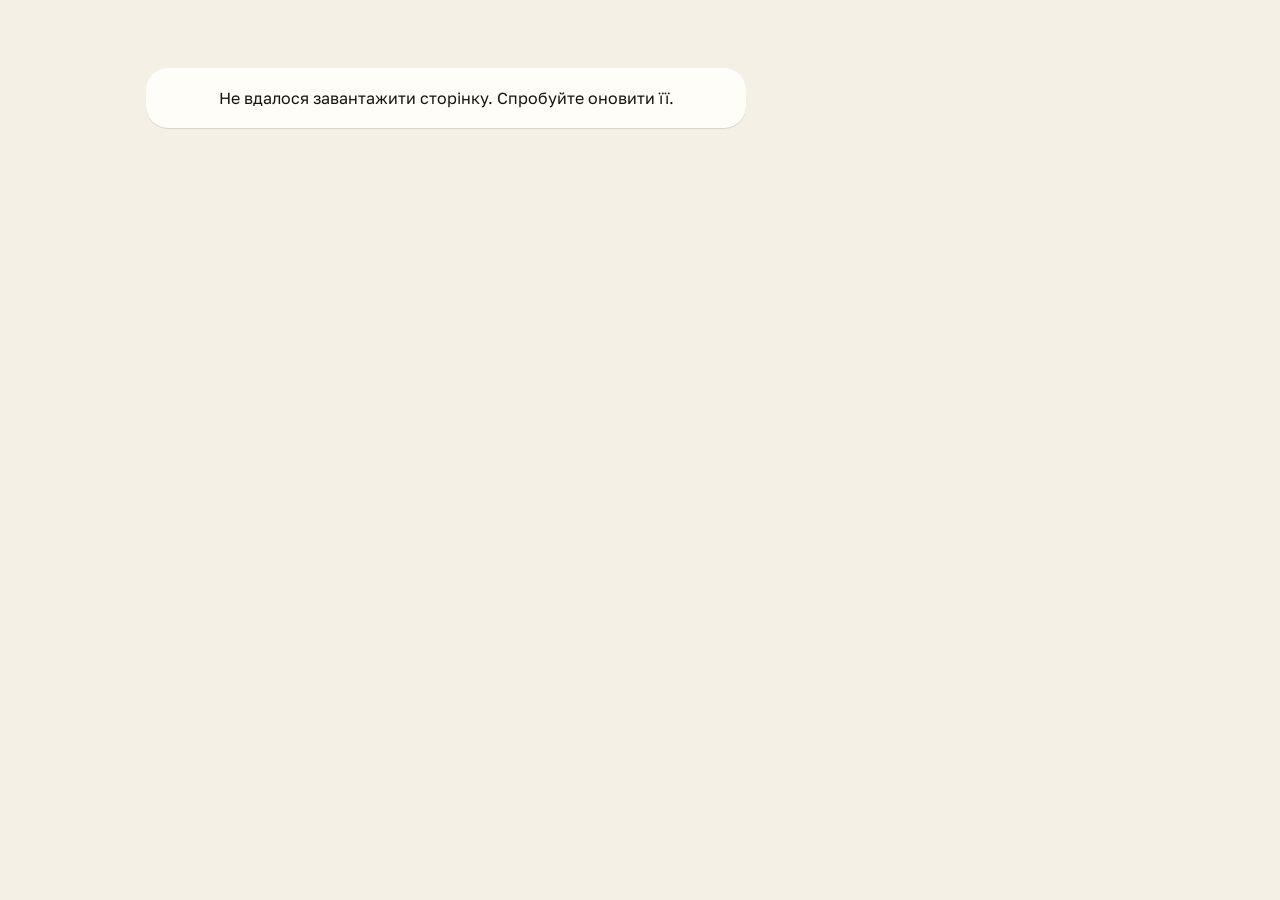
<file: book/index.html>
<!DOCTYPE html>
<html lang="uk">
<head>
<meta charset="utf-8">
<meta name="viewport" content="width=device-width, initial-scale=1, viewport-fit=cover">
<meta name="robots" content="noindex">
<title>Онлайн-запис</title>
<script src="https://telegram.org/js/telegram-web-app.js"></script>
<link rel="preconnect" href="https://fonts.googleapis.com">
<link rel="preconnect" href="https://fonts.gstatic.com" crossorigin>
<link rel="stylesheet" href="https://fonts.googleapis.com/css2?family=Golos+Text:wght@400;500;600;700&family=Unbounded:wght@500;700;800&display=swap">
<link rel="stylesheet" href="../assets/avenue.css">
<style>
:root{--bg:var(--tg-theme-secondary-bg-color,var(--av-paper));--card:var(--tg-theme-bg-color,var(--av-card));--text:var(--tg-theme-text-color,var(--av-ink));--mute:var(--tg-theme-hint-color,var(--av-mute));--acc:var(--tg-theme-button-color,var(--av-terra));--acct:var(--tg-theme-button-text-color,#fff);--ease:cubic-bezier(.2,.8,.2,1);--spring:cubic-bezier(.34,1.4,.64,1);--soft:color-mix(in srgb,var(--acc) 8%,transparent)}
body{background:var(--bg);color:var(--text)}
svg.i{width:18px;height:18px;flex:none;vertical-align:-3px}
.lay{max-width:1080px;margin:0 auto;padding:16px 14px 120px;display:grid;gap:20px}
.embed .lay{padding-top:10px}
.col{min-width:0;max-width:600px;width:100%;margin:0 auto}

/* Шапка бізнесу */
header{display:flex;gap:14px;align-items:center;padding:6px 2px 16px}
.logo,.mono{width:58px;height:58px;border-radius:18px;flex:none}
.logo{object-fit:cover}
.mono{display:grid;place-items:center;background:var(--acc);color:var(--acct);font:700 26px/1 var(--font-display)}
h1{font:700 21px/1.15 var(--font-display);letter-spacing:-.01em}
.meta{display:flex;flex-wrap:wrap;gap:4px 14px;color:var(--mute);font-size:13px;margin-top:6px}
.meta span{display:inline-flex;align-items:center;gap:5px}
.about{color:var(--mute);font-size:14px;margin:-6px 2px 14px}
.note.gen{color:var(--text);border-style:solid;background:color-mix(in srgb,var(--acc) 10%,transparent)}.note.gen .i{color:var(--acc)}
.note{display:flex;gap:10px;align-items:flex-start;font-size:13px;color:var(--mute);border:1px dashed var(--line);border-radius:14px;padding:10px 13px;margin-bottom:12px}

/* Кроки */
.card{background:var(--card);border-radius:22px;padding:18px 16px;margin-bottom:12px;box-shadow:0 1px 0 var(--line)}
.card.enter{animation:in .5s var(--ease) both}
@keyframes in{from{opacity:0;transform:translateY(14px)}}
.card h2{font:700 16px/1.2 var(--font-text);margin-bottom:14px;display:flex;align-items:center;gap:10px}
.card h2 small{margin-left:auto;font:500 12px var(--font-text);color:var(--mute)}
.n{display:inline-grid;place-items:center;width:24px;height:24px;border-radius:50%;background:var(--acc);color:var(--acct);font-size:12px;flex:none}
.n.done{background:var(--ok,#2F7A4F);color:#fff}
.card.folded{padding:14px 16px}
.card.folded h2{margin:0}
.card.folded .pick{margin-left:auto;font:600 14px var(--font-text);color:var(--text);text-align:right}
.edit{border:0!important;padding:4px 0!important;color:var(--acc)!important;font:600 13px var(--font-text)!important;margin-left:10px}
button,.btn{font:inherit;cursor:pointer;border:1.5px solid var(--line);background:transparent;color:var(--text);border-radius:14px;padding:10px 12px;text-decoration:none;display:inline-flex;align-items:center;justify-content:center;gap:8px;text-align:center;transition:transform .15s var(--ease),border-color .2s,background .2s}
button:active,.btn:active{transform:scale(.97)}
.chips{display:flex;gap:8px;flex-wrap:wrap}

.svc{display:grid;grid-template-columns:1fr auto;align-items:center;gap:2px 12px;width:100%;text-align:left;margin-bottom:8px;padding:14px;border-radius:16px}
.svc:last-child{margin-bottom:0}
.svc .nm{font-weight:600;font-size:15px}
.svc .dur{font-size:12px;color:var(--mute);display:inline-flex;align-items:center;gap:5px}
.svc .pr{grid-row:1/span 2;grid-column:2;font:700 16px var(--font-text);white-space:nowrap}
.svc.on{border-color:var(--acc);background:var(--soft)}

.mst{display:grid;grid-template-columns:repeat(auto-fill,minmax(132px,1fr));gap:8px}
.mst button{flex-direction:column;gap:6px;padding:14px 10px;border-radius:18px;font-size:14px;font-weight:600}
.mst .av{width:46px;height:46px;border-radius:50%;display:grid;place-items:center;background:var(--bg);font:700 18px var(--font-display)}
.mst small{font-weight:500;font-size:12px;color:var(--mute);min-height:1.3em}
.mst small b{color:var(--ok,#2F7A4F);font-weight:600}
.mst button.on{border-color:var(--acc);background:var(--soft)}
.mst button.on .av{background:var(--acc);color:var(--acct)}

.near{width:100%;justify-content:flex-start;text-align:left;margin:0 0 14px;padding:13px 14px;border:1.5px solid var(--acc);background:var(--soft);font:500 14px/1.35 var(--font-text)}
.near b,.near svg{color:var(--acc)}
.month{font-size:12px;color:var(--mute);margin:0 0 8px;text-transform:capitalize}
.days{display:flex;gap:8px;overflow-x:auto;padding:2px 2px 6px;margin:0 -2px;scrollbar-width:none}
.days::-webkit-scrollbar{display:none}
.day{flex:0 0 auto;flex-direction:column;gap:2px;min-width:62px;padding:10px 6px;border-radius:16px}
.day small{font-size:11px;color:var(--mute);text-transform:uppercase;letter-spacing:.04em}
.day b{font:700 20px/1.1 var(--font-text)}
.day i{font-style:normal;font-size:10px;color:var(--mute)}
.day.on{background:var(--acc);border-color:var(--acc);color:var(--acct)}
.day.on small,.day.on i{color:inherit;opacity:.85}
.part{font-size:12px;font-weight:600;color:var(--mute);margin:16px 0 8px;display:flex;align-items:center;gap:6px}
.times{display:grid;grid-template-columns:repeat(4,1fr);gap:8px}
.times button{padding:11px 4px;font-weight:600;font-variant-numeric:tabular-nums}
.times button.on{background:var(--acc);color:var(--acct);border-color:var(--acc)}
.hint{font-size:13px;color:var(--mute);margin:10px 0}
.skel{height:44px;border-radius:14px;background:linear-gradient(90deg,var(--line),transparent,var(--line));background-size:200% 100%;animation:sk 1.2s linear infinite;opacity:.6}
@keyframes sk{to{background-position:-200% 0}}

.fgroup{font-size:13px;font-weight:700;margin:4px 0 10px}
label{display:block;font-size:13px;font-weight:500;color:var(--mute);margin-bottom:12px}
label small{font-weight:400}
input,select{font:inherit;font-size:16px;width:100%;margin-top:6px;padding:13px 14px;border-radius:14px;border:1.5px solid var(--line);background:transparent;color:var(--text);transition:border-color .2s}
input:focus,select:focus{outline:0;border-color:var(--acc)}
.plate{display:inline-flex;align-items:stretch;margin:-2px 0 14px;border:2px solid #111;border-radius:6px;background:#fff;color:#111;font:700 20px/1 var(--font-mono);letter-spacing:.06em;overflow:hidden;box-shadow:0 0 0 2px #fff,0 6px 16px -8px rgba(0,0,0,.4)}
.plate .ua{display:flex;flex-direction:column;justify-content:space-between;align-items:center;background:#0057B8;color:#fff;font-size:9px;padding:3px 4px;width:24px}
.plate .ua i{width:13px;height:9px;background:linear-gradient(#0057B8 50%,#FFD700 50%);border:1px solid #fff}
.plate span:last-child{padding:7px 12px;min-width:150px}
.hp{position:absolute;left:-9999px;width:1px;height:1px;opacity:0}

/* До візиту: товари під послугу */
.shelf{display:flex;gap:10px;overflow-x:auto;margin:0 -16px;padding:2px 16px 6px;scroll-snap-type:x mandatory;scrollbar-width:none}
.shelf::-webkit-scrollbar{display:none}
.prod{flex:0 0 152px;scroll-snap-align:start;display:flex;flex-direction:column;align-items:stretch;text-align:left;gap:6px;padding:10px;border-radius:18px;position:relative}
.prod .art{height:86px;border-radius:12px;background:var(--bg);display:grid;place-items:center}
.prod .art svg{width:62px;height:62px;transition:transform .4s var(--spring)}
.prod:hover .art svg{transform:translateY(-3px) rotate(-4deg)}
.prod b{font-size:13px;line-height:1.25;font-weight:600}
.prod small{font-size:11px;color:var(--mute);line-height:1.3}
.prod .row{display:flex;justify-content:space-between;align-items:center;margin-top:auto;padding-top:4px;font-weight:700;font-size:14px}
.prod .add{width:30px;height:30px;border-radius:50%;background:var(--bg);display:grid;place-items:center;transition:background .2s,transform .3s var(--spring)}
.prod.on{border-color:var(--acc);background:var(--soft)}
.prod.on .add{background:var(--acc);color:var(--acct);transform:rotate(135deg)}
.set{display:grid;grid-template-columns:auto 1fr auto;gap:4px 12px;align-items:center;width:100%;text-align:left;padding:12px 14px;border-radius:18px;margin-top:10px;border-style:dashed}
.set .arts{display:flex;grid-row:span 2}
.set .arts svg{width:34px;height:34px;margin-right:-10px;background:var(--bg);border-radius:50%;padding:3px;border:2px solid var(--card)}
.set b{font-size:14px}
.set small{font-size:12px;color:var(--mute);grid-column:2}
.set .pr{grid-row:1/span 2;grid-column:3;text-align:right;font-weight:700;font-size:14px;white-space:nowrap}
.set .pr s{display:block;font-weight:400;font-size:11px;color:var(--mute)}
.set.on{border-style:solid;border-color:var(--acc);background:var(--soft)}
.tag{display:inline-block;font:700 10px/1 var(--font-text);letter-spacing:.04em;text-transform:uppercase;background:var(--acc);color:var(--acct);padding:4px 6px;border-radius:6px;margin-left:6px;vertical-align:2px}

/* Оплата */
.payopt{display:grid;gap:8px}
.po{display:grid;grid-template-columns:auto 1fr auto;gap:2px 12px;align-items:center;text-align:left;width:100%;padding:14px;border-radius:18px}
.po .rd{grid-row:span 2;width:22px;height:22px;border-radius:50%;border:2px solid var(--line);display:grid;place-items:center}
.po .rd::after{content:"";width:10px;height:10px;border-radius:50%;background:var(--acc);transform:scale(0);transition:transform .3s var(--spring)}
.po.on{border-color:var(--acc);background:var(--soft)}
.po.on .rd{border-color:var(--acc)}
.po.on .rd::after{transform:scale(1)}
.po b{font-size:15px}
.po small{grid-column:2;font-size:12px;color:var(--mute)}
.po .sv{grid-row:span 2;font:700 13px var(--font-text);color:var(--ok,#2F7A4F);background:color-mix(in srgb,var(--ok,#2F7A4F) 12%,transparent);padding:6px 8px;border-radius:10px;white-space:nowrap}
.wallets{display:flex;gap:6px;margin-top:6px;grid-column:2}
.wallets span{font:600 10px/1 var(--font-text);border:1px solid var(--line);border-radius:6px;padding:4px 6px;color:var(--mute)}
.main{width:100%;background:var(--acc);color:var(--acct);border-color:var(--acc);font-weight:700;padding:15px;font-size:16px;border-radius:16px;margin-top:6px}
.main:disabled{opacity:.6}
.gpay{margin-top:6px;min-height:52px}
.gpay button{width:100%!important}
.gpay:not(:empty)+.main{background:transparent;color:var(--text);border-color:var(--line);font-weight:600}
.spin{width:16px;height:16px;border-radius:50%;border:2px solid currentColor;border-right-color:transparent;animation:rot .7s linear infinite}
@keyframes rot{to{transform:rotate(1turn)}}
.err{color:var(--err,#d6453d);font-size:14px;margin-top:10px;display:flex;gap:8px;align-items:flex-start}
.fine{font-size:12px;color:var(--mute);margin-top:10px;text-align:center}

/* Квиток візиту: збирається на очах */
.tk{background:var(--card);border-radius:22px;padding:18px;position:relative;box-shadow:0 1px 0 var(--line)}
.tk::before,.tk::after{content:"";position:absolute;top:var(--cut,96px);width:20px;height:20px;border-radius:50%;background:var(--bg)}
.tk::before{left:-10px}.tk::after{right:-10px}
.tk-h{display:flex;align-items:center;gap:10px;padding-bottom:16px;margin-bottom:12px;border-bottom:1.5px dashed var(--line);min-height:80px}
.tk-h small{display:block;font-size:11px;letter-spacing:.08em;text-transform:uppercase;color:var(--mute)}
.tk-h b{font:700 18px/1.2 var(--font-display)}
.tk-l{display:flex;justify-content:space-between;gap:12px;font-size:14px;padding:6px 0}
.tk-l span{color:var(--mute)}
.tk-l b{text-align:right;font-weight:600}
.tk-l.new{animation:in .4s var(--ease)}
.tk-l.minus b{color:var(--ok,#2F7A4F)}
.tk-t{display:flex;justify-content:space-between;align-items:baseline;border-top:1.5px solid var(--text);margin-top:10px;padding-top:12px}
.tk-t b{font:700 26px/1 var(--font-text);font-variant-numeric:tabular-nums}
.tk-e{color:var(--mute);font-size:13px;padding:6px 0}

/* Нижня панель: одна кнопка завжди веде далі */
.bar{position:fixed;left:0;right:0;bottom:0;z-index:20;padding:10px 14px calc(10px + env(safe-area-inset-bottom));background:color-mix(in srgb,var(--card) 92%,transparent);backdrop-filter:blur(10px);border-top:1px solid var(--line);display:flex;align-items:center;gap:12px;transform:translateY(110%);transition:transform .4s var(--ease)}
.bar.on{transform:none}
.bar .s{flex:1;min-width:0;font-size:12px;color:var(--mute);white-space:nowrap;overflow:hidden;text-overflow:ellipsis}
.bar .s b{display:block;font:700 18px/1.2 var(--font-text);color:var(--text)}
.bar button{background:var(--acc);color:var(--acct);border-color:var(--acc);font-weight:700;padding:13px 18px;border-radius:14px;flex:none}

/* Готово */
.ok{text-align:center;padding:26px 18px 20px}
.ok .tick{width:72px;height:72px;margin:0 auto 14px;border-radius:50%;background:var(--ok,#2F7A4F);color:#fff;display:grid;place-items:center;animation:pop .6s var(--spring) both}
.ok .tick svg{animation:pop .5s var(--spring) .15s both}
@keyframes pop{from{opacity:0;transform:scale(.4)}}
.ok h2{font:700 24px/1.15 var(--font-display);margin-bottom:6px;display:block}
.ok>p.when{color:var(--mute);font-size:15px;margin-bottom:18px}
.ok .tk{text-align:left;background:var(--bg);box-shadow:none;margin-bottom:14px}
.ok .tk::before,.ok .tk::after{background:var(--card);top:50%}
.badge{display:inline-flex;align-items:center;gap:6px;font:600 12px var(--font-text);padding:5px 9px;border-radius:999px;background:color-mix(in srgb,var(--ok,#2F7A4F) 14%,transparent);color:var(--ok,#2F7A4F)}
.cal{display:grid;grid-template-columns:1fr 1fr;gap:8px;margin:12px 0 4px}
.cal .btn{font-size:13px;padding:11px 8px}
.share{width:100%;border:0;color:var(--mute);font:500 14px var(--font-text);padding:12px 0}
.again{width:100%;margin-top:8px}
.after{text-align:left;margin-top:16px;padding-top:16px;border-top:1.5px dashed var(--line)}
.after h3{font:700 15px var(--font-text);margin-bottom:10px}
.cta{text-align:center}
.cta b{font:700 17px/1.25 var(--font-display);display:block}
.cta p{color:var(--mute);font-size:14px;margin:8px 0 14px}
.cta .row{display:grid;gap:8px}
.cta .fill{background:var(--acc);color:var(--acct);border-color:var(--acc);font-weight:700}
footer{text-align:center;font-size:12px;color:var(--mute);margin-top:16px}
footer a{color:inherit}
.side{display:none}
@media (min-width:960px){
  html:not(.embed) .lay{grid-template-columns:minmax(0,600px) 360px;justify-content:center;gap:28px;padding-top:28px}
  html:not(.embed) .col{margin:0}
  html:not(.embed) .side{display:block;position:sticky;top:20px;align-self:start}
  html:not(.embed) .bar{display:none}
}
@media (prefers-reduced-motion:reduce){.card.enter,.ok .tick,.ok .tick svg,.skel,.spin,.tk-l.new{animation:none}.bar{transition:none}}
</style>
</head>
<body>
<div class="lay"><div class="col" id="app"><div style="padding:40px 0"><div class="skel"></div><div class="skel" style="margin-top:10px"></div><div class="skel" style="margin-top:10px;width:70%"></div></div></div><aside class="side" id="side"></aside></div>
<div class="bar" id="bar"></div>
<script src="shop.js"></script>
<script>
var API = 'https://ykhvfjbolifnpstftpzk.supabase.co/functions/v1/zapys-api', SITE = 'https://zapys-ua.github.io/';
var q = new URLSearchParams(location.search), app = document.getElementById('app'), side = document.getElementById('side'), bar = document.getElementById('bar');
var T = window.Telegram && Telegram.WebApp && Telegram.WebApp.initData ? Telegram.WebApp : null;
function ls(k, v) { try { if (v === undefined) return localStorage.getItem(k) || ''; localStorage.setItem(k, v); } catch (e) {} return ''; }
// ?d=<key> opens a personalised preview; ?b=<business>&v=<variant> opens a regular page
var S = { b: q.get('d') ? 'leads' : (q.get('b') || 'demo'), v: q.get('d') || q.get('v') || '', p: q.get('p') || ls('zp_p'),
  c: null, svc: null, m: '*', needM: false, mfree: {}, days: null, loading: false, day: null, start: null,
  name: ls('zp_name'), phone: ls('zp_phone'), f: {}, cart: {}, pay: 'place', busy: false, err: '', done: null };
// ?embed=1: сторінка у вікні на сайті бізнесу. ?svc=<id>: одразу вибір часу для послуги. ?m=<id>: і для майстра.
// ?acc=RRGGBB&font=<назва>: колір і шрифт сайту бізнесу (лише для демо, справжній бізнес бере їх з config.brand).
var EMBED = q.get('embed') === '1', DEEP = q.get('svc') || '', DEEPM = q.get('m') || '';
if (EMBED) document.documentElement.classList.add('embed');
var TODAY = new Intl.DateTimeFormat('en-CA', { timeZone: 'Europe/Kiev', year: 'numeric', month: '2-digit', day: '2-digit' }).format(new Date());
var FONTS = ['Manrope', 'Montserrat', 'Rubik', 'Unbounded', 'Playfair Display', 'Inter', 'Nunito', 'Comfortaa', 'Cormorant Garamond', 'Lora', 'Golos Text'];
var SYS = '-apple-system,BlinkMacSystemFont,"Segoe UI",Roboto,Helvetica,Arial,sans-serif';
function brand(b) {
  var r = document.documentElement.style;
  ['--acc', '--acct', '--bg', '--font-display'].forEach(function (k) { r.removeProperty(k); });
  if (!b) return;
  var hex = /^#[0-9a-fA-F]{6}$/;
  if (hex.test(b.color || '')) { r.setProperty('--acc', b.color); r.setProperty('--acct', hex.test(b.ink || '') ? b.ink : '#fff'); }
  if (hex.test(b.bg || '') && !T) r.setProperty('--bg', b.bg);
  if (FONTS.indexOf(b.font) > -1) {
    var id = 'font-' + b.font.replace(/ /g, '-');
    if (!document.getElementById(id)) {
      var l = document.createElement('link'); l.id = id; l.rel = 'stylesheet';
      l.href = 'https://fonts.googleapis.com/css2?family=' + b.font.replace(/ /g, '+') + ':wght@400;600;700&display=swap';
      document.head.appendChild(l);
    }
    r.setProperty('--font-display', '"' + b.font + '",' + SYS);
  }
}
function V(k, def) { var p = S.c && S.c.pack; return (p && p.vocab && p.vocab[k]) || def; }
function pfields() { return (S.c && S.c.pack && S.c.pack.fields) || []; }
if (T) { T.ready(); T.expand(); }

var IC = {
  pin: '<path d="M12 21s-7-6.2-7-11.5a7 7 0 0 1 14 0C19 14.8 12 21 12 21z"/><circle cx="12" cy="9.5" r="2.5"/>',
  clock: '<circle cx="12" cy="12" r="9"/><path d="M12 7v5l3 2"/>',
  info: '<circle cx="12" cy="12" r="9"/><path d="M12 11v5M12 8h.01"/>',
  bolt: '<path d="M13 3L5 14h6l-1 7 8-11h-6z"/>',
  check: '<path d="M5 12.5l4.5 4.5L19 7.5"/>',
  plus: '<path d="M12 5v14M5 12h14"/>',
  cal: '<rect x="3.5" y="5" width="17" height="15" rx="3"/><path d="M3.5 10h17M8 3v4M16 3v4"/>',
  share: '<path d="M4 12v6a2 2 0 0 0 2 2h12a2 2 0 0 0 2-2v-6M12 3v12M7 8l5-5 5 5"/>',
  bell: '<path d="M6 16V11a6 6 0 0 1 12 0v5l1.5 2h-15zM10 20a2 2 0 0 0 4 0"/>',
  sun: '<circle cx="12" cy="12" r="4"/><path d="M12 2v2M12 20v2M4.9 4.9l1.4 1.4M17.7 17.7l1.4 1.4M2 12h2M20 12h2M4.9 19.1l1.4-1.4M17.7 6.3l1.4-1.4"/>',
  moon: '<path d="M20 14.5A8 8 0 1 1 9.5 4a6.5 6.5 0 0 0 10.5 10.5z"/>',
  dice: '<rect x="4" y="4" width="16" height="16" rx="4"/><circle cx="9" cy="9" r="1"/><circle cx="15" cy="15" r="1"/><circle cx="15" cy="9" r="1"/><circle cx="9" cy="15" r="1"/>',
  card: '<rect x="3" y="6" width="18" height="13" rx="3"/><path d="M3 10h18M7 15h3"/>',
  store: '<path d="M4 9l1.5-5h13L20 9M4 9h16v11H4zM9 20v-6h6v6"/>'
};
function ic(n, s) { return '<svg class="i" viewBox="0 0 24 24" fill="none" stroke="currentColor" stroke-width="' + (s || 1.8) + '" stroke-linecap="round" stroke-linejoin="round" aria-hidden="true">' + IC[n] + '</svg>'; }
function api(a, extra) {
  var body = { a: a, b: S.b, v: S.v, tg: T ? T.initData : '' };
  for (var k in (extra || {})) body[k] = extra[k];
  return fetch(API, { method: 'POST', headers: { 'content-type': 'application/json' }, body: JSON.stringify(body) })
    .then(function (r) { return r.json().then(function (j) { if (!r.ok) throw new Error(j.error || 'server'); return j; }); });
}
// 1 вікно, 2 вікна, 5 вікон, 21 вікно, 12 вікон.
function wk(n) { var d = n % 10, h = n % 100; return n + (d === 1 && h !== 11 ? ' вікно' : d >= 2 && d <= 4 && (h < 12 || h > 14) ? ' вікна' : ' вікон'); }
function esc(s) { return String(s == null ? '' : s).replace(/[&<>"]/g, function (c) { return { '&': '&amp;', '<': '&lt;', '>': '&gt;', '"': '&quot;' }[c]; }); }
function money(n) { return Math.round(Number(n)).toLocaleString('uk-UA') + ' ' + S.c.currency; }
function fm(m) { return ('0' + Math.floor(m / 60)).slice(-2) + ':' + ('0' + m % 60).slice(-2); }
var WD = ['Нд', 'Пн', 'Вт', 'Ср', 'Чт', 'Пт', 'Сб'], MON = ['січня', 'лютого', 'березня', 'квітня', 'травня', 'червня', 'липня', 'серпня', 'вересня', 'жовтня', 'листопада', 'грудня'];
var MONN = ['січень', 'лютий', 'березень', 'квітень', 'травень', 'червень', 'липень', 'серпень', 'вересень', 'жовтень', 'листопад', 'грудень'];
function dp(iso) { var p = iso.split('-').map(Number); return { w: WD[new Date(Date.UTC(p[0], p[1] - 1, p[2])).getUTCDay()], d: p[2], m: MON[p[1] - 1], mn: MONN[p[1] - 1] }; }
function dlong(iso) { var x = dp(iso); return x.w + ', ' + x.d + ' ' + x.m; }
function addDay(iso, n) { var d = new Date(iso + 'T12:00:00Z'); d.setUTCDate(d.getUTCDate() + n); return d.toISOString().slice(0, 10); }
function rel(iso) { return iso === TODAY ? 'сьогодні' : iso === addDay(TODAY, 1) ? 'завтра' : ''; }
function whenS(day, st) { var r = rel(day), p = dp(day); return (r || p.w + ', ' + p.d + ' ' + p.m) + ' о ' + fm(st); }
function svc() { return S.c.services.filter(function (s) { return s.id === S.svc; })[0]; }
function mname(id) { var m = S.c.masters.filter(function (x) { return x.id === id; })[0]; return m ? m.name : ''; }
function go(id) { setTimeout(function () { var el = document.getElementById(id); if (el) el.scrollIntoView({ behavior: matchMedia('(prefers-reduced-motion: reduce)').matches ? 'auto' : 'smooth', block: 'start' }); }, 60); }
function row(k, v) { return '<div class="tk-l"><span>' + k + '</span><b>' + v + '</b></div>'; }
function bare(s) { return String(s || '').replace(/^[^\p{L}\p{N}]+/u, '').trim(); }
var seen = {};
function card(id, inner, cls) { var e = seen[id] ? '' : ' enter'; seen[id] = 1; return '<div class="card' + (cls ? ' ' + cls : '') + e + '" id="' + id + '">' + inner + '</div>'; }
function plateHtml(v) { return '<div class="plate" aria-hidden="true"><span class="ua"><i></i>UA</span><span data-plate>' + esc((v || 'AA 0000 AA').toUpperCase()) + '</span></div>'; }

// Магазин візиту: лише для демо-бізнесів, доки API не зберігає товари і оплату (флаг перед запуском у клієнтів).
function shop() { var x = S.c && S.c.demo && window.SHOP && window.SHOP[S.c.variant || (S.c.pack && S.c.pack.id)]; return x || null; }
function item(id) { var sh = shop(); return sh ? sh.items.filter(function (i) { return i.id === id; })[0] : null; }
function forSvc(x) { return x.for === '*' || (S.svc && x.for.indexOf(S.svc) > -1); }
function setPrice(st) { var full = st.items.reduce(function (a, id) { return a + item(id).price; }, 0); return { full: full, now: Math.round(full * (100 - SHOP.bundle) / 100) }; }
// Кошик: набір і товари з нього не рахуються двічі.
function lines() {
  var sh = shop(), out = [], inSet = {};
  if (!sh) return out;
  sh.sets.forEach(function (st) { if (S.cart[st.id]) { var p = setPrice(st); out.push({ name: st.name, price: p.now }); st.items.forEach(function (i) { inSet[i] = 1; }); } });
  sh.items.forEach(function (it) { if (S.cart[it.id] && !inSet[it.id]) out.push({ name: it.name, price: it.price }); });
  return out;
}
function totals() {
  var sv = S.svc ? svc() : null, base = sv ? sv.price : 0, extra = lines().reduce(function (a, l) { return a + l.price; }, 0), sum = base + extra;
  var off = S.pay === 'online' && shop() ? Math.round(sum * SHOP.discount / 100) : 0;
  return { base: base, extra: extra, sum: sum, off: off, total: sum - off };
}

// Квиток візиту: збирається на очах, поки клієнт обирає.
var shownLines = {};
function ticketHtml(final) {
  var c = S.c, sv = S.svc ? svc() : null, t = totals(), h = '';
  var nm = bare(c.title).replace(/^.*«(.+)»$/, '$1');
  h += '<div class="tk-h"><div class="mono" style="width:46px;height:46px;border-radius:14px;font-size:20px" aria-hidden="true">' + esc(nm.charAt(0)) + '</div><div><small>Квиток візиту</small><b>' + esc(nm) + '</b></div></div>';
  if (!sv) return h + '<p class="tk-e">Оберіть послугу, і тут з\'явиться ваш візит: час, ' + esc(V('resource', 'майстер').toLowerCase()) + ' і сума.</p>';
  function l(k, v, key, cls) { var nw = !final && !shownLines[key] ? ' new' : ''; shownLines[key] = 1; return '<div class="tk-l' + nw + (cls ? ' ' + cls : '') + '"><span>' + k + '</span><b>' + v + '</b></div>'; }
  h += l(esc(sv.name), money(sv.price), 'svc' + sv.id);
  if (sv.masters.length > 1 && !S.needM) h += l(esc(V('resource', 'Майстер')), S.m === '*' ? esc(V('any_resource', 'будь-який')).toLowerCase() : esc(mname(S.m)), 'm' + S.m);
  if (S.start != null) h += l('Коли', whenS(S.day, S.start), 't' + S.day + S.start);
  lines().forEach(function (x) { h += l(esc(x.name), '+' + money(x.price), 'x' + x.name); });
  if (t.off) h += l('Знижка за оплату онлайн', '−' + money(t.off), 'off', 'minus');
  h += '<div class="tk-t"><span>' + (S.pay === 'online' && t.off ? 'До сплати зараз' : 'Разом') + '</span><b>' + money(t.total) + '</b></div>';
  return h;
}

function calLinks(d) {
  var t = function (m) { return d.day.replace(/-/g, '') + 'T' + fm(m).replace(':', '') + '00'; };
  var title = d.name + ' · ' + S.c.title, where = S.c.address || '';
  var g = 'https://calendar.google.com/calendar/render?action=TEMPLATE&text=' + encodeURIComponent(title) + '&dates=' + t(d.start) + '/' + t(d.start + d.min) + '&ctz=Europe/Kiev&location=' + encodeURIComponent(where);
  var ics = ['BEGIN:VCALENDAR', 'VERSION:2.0', 'PRODID:-//Avenue//Zapys//UK', 'BEGIN:VEVENT', 'UID:' + d.day + '-' + d.start + '@avenue',
    'DTSTAMP:' + new Date().toISOString().replace(/[-:]/g, '').slice(0, 15) + 'Z', 'DTSTART;TZID=Europe/Kiev:' + t(d.start), 'DTEND;TZID=Europe/Kiev:' + t(d.start + d.min),
    'SUMMARY:' + title.replace(/[,;]/g, ' '), 'LOCATION:' + where.replace(/[,;]/g, ' '), 'BEGIN:VALARM', 'TRIGGER:-PT2H', 'ACTION:DISPLAY', 'DESCRIPTION:' + title.replace(/[,;]/g, ' '), 'END:VALARM', 'END:VEVENT', 'END:VCALENDAR'].join('\r\n');
  return '<div class="cal"><a class="btn" data-a="ext" target="_blank" rel="noopener" href="' + esc(g) + '">' + ic('cal') + 'Google Календар</a>' +
    '<a class="btn" download="zapys.ics" href="data:text/calendar;charset=utf-8,' + encodeURIComponent(ics) + '">' + ic('cal') + 'Інший календар</a></div>' +
    '<button class="share" data-a="share">' + ic('share') + ' Порадити другові</button>';
}
function share() {
  var url = location.origin + location.pathname + '?' + (S.b !== 'demo' ? 'b=' + encodeURIComponent(S.b) + '&' : '') + (S.v ? 'v=' + encodeURIComponent(S.v) : '');
  var text = 'Записуюсь у «' + S.c.title + '» онлайн, без дзвінків. Спробуй:';
  if (navigator.share) navigator.share({ title: S.c.title, text: text, url: url }).catch(function () {});
  else if (navigator.clipboard) navigator.clipboard.writeText(text + ' ' + url).then(function () { var b = app.querySelector('.share'); if (b) b.innerHTML = ic('check') + ' Посилання скопійовано'; });
}

// Полиця «До візиту»: спершу товари під обрану послугу, потім загальні. Набір зі знижкою окремим рядком.
function shelfHtml(after) {
  var sh = shop(); if (!sh || !S.svc) return '';
  var its = sh.items.filter(forSvc).sort(function (a, b) { return (a.for === '*') - (b.for === '*'); }).slice(0, 4);
  var sets = sh.sets.filter(forSvc).slice(0, 1);
  var h = '<div class="shelf">' + its.map(function (it) {
    var on = S.cart[it.id] || sets.some(function (st) { return S.cart[st.id] && st.items.indexOf(it.id) > -1; });
    return '<button class="prod' + (on ? ' on' : '') + '" data-a="cart" data-v="' + it.id + '" aria-pressed="' + !!on + '"><span class="art">' + SHOP.art(it.art, it.c) + '</span><b>' + esc(it.name) + '</b><small>' + esc(it.note) + '</small>' +
      '<span class="row">' + money(it.price) + '<span class="add">' + ic('plus', 2.4) + '</span></span></button>';
  }).join('') + '</div>';
  sets.forEach(function (st) { var p = setPrice(st), on = !!S.cart[st.id];
    h += '<button class="set' + (on ? ' on' : '') + '" data-a="cart" data-v="' + st.id + '" aria-pressed="' + on + '"><span class="arts">' + st.items.map(function (id) { var it = item(id); return SHOP.art(it.art, it.c); }).join('') + '</span>' +
      '<b>' + esc(st.name) + '<span class="tag">−' + SHOP.bundle + '%</span></b><small>' + esc(st.note) + '</small><span class="pr"><s>' + money(p.full) + '</s>' + money(p.now) + '</span></button>'; });
  return h + '<p class="hint" style="margin-bottom:0">' + (after ? 'Відкладемо до вашого візиту, оплата на місці.' : 'За бажанням. Відкладемо до візиту, заберете після послуги.') + '</p>';
}

function render() {
  var c = S.c, h = '', n = 1, sv = S.svc ? svc() : null, sh = shop();
  var nm = bare(c.title).replace(/^.*«(.+)»$/, '$1');
  var logo = c.brand && /^https:\/\//.test(c.brand.logo_url || '') ? '<img class="logo" src="' + esc(c.brand.logo_url) + '" alt="">' : '<div class="mono" aria-hidden="true">' + esc(nm.charAt(0)) + '</div>';
  if (!EMBED) h += '<header>' + logo + '<div><h1>' + esc(c.title) + '</h1><div class="meta">' + (c.address ? '<span>' + ic('pin') + esc(c.address) + '</span>' : '') +
    '<span>' + ic('clock') + esc(c.hours) + '</span></div></div></header>' + (c.about ? '<p class="about">' + esc(c.about) + '</p>' : '');
  if (c.generator) h += '<div class="note gen" role="status">' + ic('bolt') + '<span><b>Працюємо з генератором.</b> Навіть коли вимикають світло, записи в силі.</span></div>';
  if (c.prepared) h += '<div class="note">' + ic('info') + '<span>Це демо-сторінка запису, яку ми підготували для «' + esc(c.title) + '». Записи тут тестові.</span></div>';
  else if (c.demo) h += '<div class="note">' + ic('info') + '<span>Демо онлайн-запису: записи й оплата тестові, гроші не списуються.</span></div>';

  if (S.done) {
    var d = S.done;
    h += card('st-ok', '<div class="tick">' + ic('check', 2.6).replace('class="i"', 'width="34" height="34"') + '</div><h2>Ви записані</h2><p class="when">' + whenS(d.day, d.start) + '</p>' +
      (d.paid ? '<p style="margin:-8px 0 14px"><span class="badge">' + ic('check', 2.4) + 'Оплачено ' + money(d.total) + (c.demo ? ' (тест)' : '') + '</span></p>' : '') +
      '<div class="tk" style="--cut:50%">' + row('Послуга', esc(d.name)) + row('Час', fm(d.start) + '–' + fm(d.start + d.min)) + (d.master ? row(V('resource', 'Майстер'), esc(d.master)) : '') +
      pfields().filter(function (f) { return d.f[f.key]; }).map(function (f) { return row(esc(f.label), esc(d.f[f.key])); }).join('') +
      d.lines.map(function (x) { return row(esc(x.name), money(x.price)); }).join('') + (d.off ? row('Знижка за оплату онлайн', '−' + money(d.off)) : '') +
      '<div class="tk-t"><span>' + (d.paid ? 'Сплачено' : 'До сплати на місці') + '</span><b>' + money(d.total) + '</b></div></div>' +
      '<p class="hint">' + (T ? 'Підтвердження надіслано вам у чат. Нагадаємо за 2 години до візиту.' : (c.demo ? 'У реальному бізнесі власник у цю ж мить отримує сповіщення в Telegram.' : 'Власник уже отримав сповіщення про ваш запис.')) + '</p>' +
      (!T && d.remind ? '<a class="btn main" data-a="tgl" target="_blank" rel="noopener" href="' + esc(d.remind) + '">' + ic('bell') + 'Нагадати в Telegram за 2 години</a>' : '') +
      (T ? '' : calLinks(d)) +
      // Після запису, якщо нічого не додали: тиха полиця «Поки чекаєте візиту».
      (sh && !d.lines.length ? '<div class="after"><h3>Поки чекаєте візиту</h3>' + shelfHtml(true) + (lines().length ? '<button class="main" data-a="reserve">Відкласти до візиту · ' + money(totals().extra) + '</button>' : '') + '</div>' : '') +
      (T ? '<button class="main" data-a="close">Готово</button>' : '<button class="again" data-a="again">Записатися ще раз</button>'), 'ok');
  } else {
    if (c.variants.length > 1 && !EMBED) h += card('st-v', '<h2>Сфера бізнесу</h2><div class="chips">' + c.variants.map(function (v) {
      return '<button data-a="var" data-v="' + esc(v.key) + '"' + (v.key === c.variant ? ' style="border-color:var(--acc);color:var(--acc)"' : '') + '>' + esc(bare(v.label)) + '</button>'; }).join('') + '</div>');
    // 1. Послуга: після вибору згортається в рядок, щоб не гортати назад.
    if (sv) h += card('st-s', '<h2><span class="n done">' + ic('check', 3) + '</span>Послуга<span class="pick">' + esc(sv.name) + '</span><button class="edit" data-a="unsvc">Змінити</button></h2>', 'folded');
    else h += card('st-s', '<h2><span class="n">' + n + '</span>Оберіть послугу</h2>' + c.services.map(function (s) {
      return '<button class="svc" data-a="svc" data-v="' + esc(s.id) + '"><span class="nm">' + esc(s.name) + '</span><span class="dur">' + ic('clock') + s.min + ' хв</span><span class="pr">' + money(s.price) + '</span></button>'; }).join(''));
    n++;
    // 2. Майстер: з найближчим вільним часом кожного
    if (sv && sv.masters.length > 1) {
      if (!S.needM) h += card('st-m', '<h2><span class="n done">' + ic('check', 3) + '</span>' + esc(V('resource', 'Майстер')) + '<span class="pick">' + (S.m === '*' ? esc(V('any_resource', 'Будь-який')) : esc(mname(S.m))) + '</span><button class="edit" data-a="unm">Змінити</button></h2>', 'folded');
      else h += card('st-m', '<h2><span class="n">' + n + '</span>' + esc(V('choose_resource', 'Оберіть майстра')) + '</h2><div class="mst">' +
        '<button data-a="m" data-v="*"><span class="av">' + ic('dice') + '</span>' + esc(V('any_resource', 'Будь-який')) + '<small>хто вільний раніше</small></button>' +
        sv.masters.map(function (id) { var mn = mname(id), fr = S.mfree[id];
          return '<button data-a="m" data-v="' + esc(id) + '"><span class="av">' + esc(/\d/.test(mn) ? mn.replace(/\D/g, '') : bare(mn.replace(/^лікар\s+/i, '')).charAt(0)) + '</span>' + esc(mn) + '<small>' + (fr ? 'вільно <b>' + fr + '</b>' : fr === null ? 'немає вікон' : '&nbsp;') + '</small></button>'; }).join('') + '</div>');
      n++;
    }
    // 3. Час
    if (sv && !S.needM) {
      if (S.start != null) h += card('st-d', '<h2><span class="n done">' + ic('check', 3) + '</span>Час<span class="pick">' + whenS(S.day, S.start) + '</span><button class="edit" data-a="untime">Змінити</button></h2>', 'folded');
      else {
        var dh = '<h2><span class="n">' + n + '</span>Оберіть день і час</h2>';
        if (S.loading) dh += '<div class="skel"></div><div class="skel" style="margin-top:10px"></div>';
        else if (!S.days || !S.days.length) dh += '<p class="hint">Найближчим часом вільних вікон немає. Спробуйте іншу послугу.</p>';
        else {
          var f0 = S.days[0];
          dh += '<button class="near" data-a="near">' + ic('bolt') + '<span>Найближчий вільний час: <b>' + whenS(f0.d, f0.s[0]) + '</b></span></button>';
          dh += '<p class="month">' + dp(S.day || f0.d).mn + '</p><div class="days">' + S.days.map(function (x) { var p = dp(x.d), r = rel(x.d);
            return '<button class="day' + (x.d === S.day ? ' on' : '') + '" data-a="day" data-v="' + x.d + '"><small>' + (r || p.w) + '</small><b>' + p.d + '</b><i>' + wk(x.s.length) + '</i></button>'; }).join('') + '</div>';
          var cur = S.days.filter(function (x) { return x.d === S.day; })[0], sl = cur ? cur.s : [];
          var parts = [['Ранок', 'sun', function (s) { return s < 720; }], ['День', 'sun', function (s) { return s >= 720 && s < 1020; }], ['Вечір', 'moon', function (s) { return s >= 1020; }]];
          dh += '<div id="st-t">' + parts.map(function (pt) { var xs = sl.filter(pt[2]); if (!xs.length) return '';
            return '<p class="part">' + ic(pt[1]) + pt[0] + '</p><div class="times">' + xs.map(function (s) { return '<button data-a="time" data-v="' + s + '">' + fm(s) + '</button>'; }).join('') + '</div>'; }).join('') + '</div>';
        }
        if (S.err) dh += '<p class="err">' + ic('info') + esc(S.err) + '</p>';
        h += card('st-d', dh);
      }
      n++;
    }
    if (sv && S.start != null) {
      // 4. Контакти
      h += card('st-f', '<h2><span class="n">' + n + '</span>Ваші контакти</h2>' + fieldsHtml() +
        '<label>Ваше ім\'я<input id="nm" autocomplete="given-name" maxlength="60" value="' + esc(S.name) + '" placeholder="Олена"></label>' +
        '<label style="margin-bottom:0">Телефон<input id="ph" type="tel" inputmode="tel" autocomplete="tel" maxlength="20" value="' + esc(S.phone) + '" placeholder="+380 67 123 45 67"></label>' +
        '<input class="hp" id="hp" tabindex="-1" autocomplete="off" aria-hidden="true">'); n++;
      // 5. До візиту (за бажанням)
      if (sh) { h += card('st-x', '<h2><span class="n">' + n + '</span>До візиту<small>за бажанням</small></h2>' + shelfHtml(false)); n++; }
      // 6. Оплата
      var t = totals(), full = t.sum, save = sh ? Math.round(full * SHOP.discount / 100) : 0;
      var ph = '<h2><span class="n">' + n + '</span>Оплата</h2>';
      if (sh) ph += '<div class="payopt" role="radiogroup" aria-label="Спосіб оплати">' +
        '<button class="po' + (S.pay === 'online' ? ' on' : '') + '" data-a="pay" data-v="online" role="radio" aria-checked="' + (S.pay === 'online') + '"><span class="rd"></span><b>Онлайн зараз</b><span class="sv">−' + SHOP.discount + '% · ' + money(save) + '</span><small>Google Pay, Apple Pay або картка. Час закріплено за вами.</small></button>' +
        '<button class="po' + (S.pay === 'place' ? ' on' : '') + '" data-a="pay" data-v="place" role="radio" aria-checked="' + (S.pay === 'place') + '"><span class="rd"></span><b>На місці</b><span></span><small>Готівкою або карткою після візиту</small></button></div>';
      else ph += '<p class="hint" style="margin-top:0">Оплата на місці після візиту' + (c.prepay ? ', передоплата ' + money(c.prepay) : '') + '.</p>';
      ph += S.pay === 'online' && sh ? '<div class="gpay" id="gpay"></div><button class="main" data-a="book" id="paycard"' + (S.busy ? ' disabled' : '') + '>' + (S.busy ? '<span class="spin"></span>Оплачуємо…' : ic('card') + 'Оплатити карткою · ' + money(t.total)) + '</button>'
        : '<button class="main" data-a="book"' + (S.busy ? ' disabled' : '') + '>' + (S.busy ? '<span class="spin"></span>Записуємо…' : 'Записатися на ' + fm(S.start) + (t.total ? ' · ' + money(t.total) : '')) + '</button>';
      if (S.err) ph += '<p class="err">' + ic('info') + esc(S.err) + '</p>';
      if (S.pay === 'online' && c.demo) ph += '<p class="fine">Демо: Google Pay у тестовому режимі, гроші не списуються.</p>';
      else if (S.pay === 'online') ph += '<p class="fine">Скасуєте за 2 години до візиту, і гроші повернуться на картку.</p>';
      h += card('st-p', ph);
    }
  }
  var sp = S.b === 'demo' && /^(barber|nails|sto|groom|massage|dental)$/.test(c.variant || '') ? c.variant : '';
  var site = SITE + ((sp || S.p) ? '?' + [sp ? 's=' + sp : '', S.p ? 'p=' + encodeURIComponent(S.p) : ''].filter(Boolean).join('&') : '');
  if (c.demo && !EMBED) {
    var st = c.niche || (S.b === 'demo' ? c.variant : '');
    h += card('st-cta', '<b>Хочете такий запис і сайт для свого бізнесу?</b><p>Сайт у вашому стилі, запис з оплатою і продажем товарів, бот, який повертає клієнтів. Налаштуємо за 1 день.</p><div class="row">' +
      '<a class="btn fill" data-a="ext" target="_blank" rel="noopener" href="' + site + '#zayavka">Залишити заявку</a>' +
      '<a class="btn" data-a="tgl" target="_blank" rel="noopener" href="https://t.me/avenue_studio_ua">Написати нам у Telegram</a>' + (c.bot ? '<a class="btn" data-a="tgl" target="_blank" rel="noopener" href="https://t.me/' + esc(c.bot) + (st ? '?start=' + encodeURIComponent(st) : '') + '">Спробувати бота в Telegram</a>' : '') + '</div>', 'cta');
  }
  h += '<footer>Працює на <a data-a="ext" target="_blank" rel="noopener" href="' + site + '" translate="no">Avenue</a></footer>';
  app.innerHTML = h;
  side.innerHTML = S.done ? '' : '<div class="tk">' + ticketHtml() + '</div>';
  renderBar(); mountGpay();
}

// Нижня панель: що обрано, сума і одна кнопка до наступного кроку.
function renderBar() {
  var sv = S.svc ? svc() : null, t = totals();
  if (S.done || !sv) { bar.classList.remove('on'); return; }
  var step = S.needM ? ['st-m', 'Обрати ' + V('resource', 'майстра').toLowerCase()] : S.start == null ? ['st-d', 'Обрати час'] : ['st-p', S.pay === 'online' && shop() ? 'До оплати' : 'Записатися'];
  bar.innerHTML = '<div class="s">' + esc(sv.name) + (S.start != null ? ' · ' + whenS(S.day, S.start) : '') + (lines().length ? ' · +' + lines().length + ' до візиту' : '') + '<b>' + money(t.total) + (t.off ? ' <small style="font-size:12px;color:var(--ok,#2F7A4F)">−' + SHOP.discount + '%</small>' : '') + '</b></div><button data-a="next" data-v="' + step[0] + '">' + esc(step[1]) + '</button>';
  bar.classList.add('on');
}

// Google Pay у тестовому середовищі: справжній лист Google Pay, тестова картка, гроші не рухаються.
// Для живого бізнесу шлюзом стане еквайринг monobank (Google Pay і Apple Pay у ньому вже є).
var GP = { s: 0, client: null, btn: null };
function gpReq() {
  return { apiVersion: 2, apiVersionMinor: 0, allowedPaymentMethods: [{ type: 'CARD', parameters: { allowedAuthMethods: ['PAN_ONLY', 'CRYPTOGRAM_3DS'], allowedCardNetworks: ['MASTERCARD', 'VISA'] },
    tokenizationSpecification: { type: 'PAYMENT_GATEWAY', parameters: { gateway: 'example', gatewayMerchantId: 'exampleGatewayMerchantId' } } }] };
}
function mountGpay() {
  var box = document.getElementById('gpay'); if (!box) return;
  if (GP.btn) { box.appendChild(GP.btn); return; }
  if (GP.s) return; GP.s = 1;
  var sc = document.createElement('script'); sc.src = 'https://pay.google.com/gp/p/js/pay.js'; sc.async = true;
  sc.onload = function () {
    try {
      GP.client = new google.payments.api.PaymentsClient({ environment: 'TEST' });
      GP.client.isReadyToPay(gpReq()).then(function (r) {
        if (!r.result) return;
        GP.btn = GP.client.createButton({ onClick: gpay, buttonType: 'pay', buttonColor: 'black', buttonSizeMode: 'fill', buttonLocale: 'uk', buttonRadius: 14 });
        var b2 = document.getElementById('gpay'); if (b2) b2.appendChild(GP.btn);
      }).catch(function () {});
    } catch (e) {}
  };
  document.head.appendChild(sc);
}
function gpay() {
  if (!check()) return render();
  var t = totals(), r = gpReq();
  r.merchantInfo = { merchantName: bare(S.c.title).slice(0, 40) };
  r.transactionInfo = { totalPriceStatus: 'FINAL', totalPrice: t.total.toFixed(2), currencyCode: 'UAH', countryCode: 'UA' };
  GP.client.loadPaymentData(r).then(function () { submit(true); }).catch(function () {});
}

function fieldsHtml() {
  var fs = pfields(); if (!fs.length) return '';
  var subj = S.c.pack.subject, h = '';
  function one(f) {
    var t = f.type === 'number' ? ' inputmode="numeric"' : f.type === 'plate' ? ' autocapitalize="characters" autocomplete="off" placeholder="AA 1234 BB"' : '';
    var head = '<label>' + esc(f.label) + (f.required ? '' : ' <small>(за бажанням)</small>');
    if (f.type === 'select') return head + '<select data-f="' + esc(f.key) + '"><option value="">' + (f.required ? 'Оберіть' : 'Не вказано') + '</option>' +
      (f.options || []).map(function (o) { return '<option' + (S.f[f.key] === o ? ' selected' : '') + '>' + esc(o) + '</option>'; }).join('') + '</select></label>';
    return head + '<input data-f="' + esc(f.key) + '" maxlength="' + (f.type === 'plate' ? 12 : Math.min(f.max || 120, 200)) + '"' + t + ' value="' + esc(S.f[f.key] || '') + '"></label>' + (f.type === 'plate' ? plateHtml(S.f[f.key]) : '');
  }
  var sf = fs.filter(function (f) { return f.scope === 'subject'; }), vf = fs.filter(function (f) { return f.scope !== 'subject'; });
  if (sf.length) h += '<p class="fgroup">' + esc(subj ? subj.label : V('subject', 'Клієнт')) + '</p>' + sf.map(one).join('');
  return h + vf.map(one).join('');
}
function slots() {
  S.loading = true; S.days = null; S.day = null; S.start = null; render();
  api('slots', { svc: S.svc, m: S.m }).then(function (r) { S.days = r.days; S.day = r.days.length ? r.days[0].d : null; })
    .catch(function () { S.days = []; }).then(function () { S.loading = false; render(); go('st-d'); });
}
// Найближчий вільний час кожного майстра, щоб обирати не навмання.
function masterFree() {
  var sv = svc(); S.mfree = {};
  sv.masters.forEach(function (id) {
    api('slots', { svc: sv.id, m: id }).then(function (r) { var d = r.days && r.days[0]; S.mfree[id] = d && d.s.length ? (rel(d.d) || dp(d.d).w) + ' о ' + fm(d.s[0]) : null; })
      .catch(function () { S.mfree[id] = undefined; }).then(function () { if (S.needM && S.svc === sv.id) render(); });
  });
}
function check() {
  var nm = S.name.trim(), digits = S.phone.replace(/[^0-9]/g, '');
  if (nm.length < 2) { S.err = 'Вкажіть, будь ласка, ім\'я.'; go('st-f'); return false; }
  if (digits.length < 9) { S.err = 'Вкажіть номер телефону, наприклад +380671234567.'; go('st-f'); return false; }
  var miss = pfields().filter(function (f) { return f.required && !String(S.f[f.key] || '').trim(); })[0];
  if (miss) { S.err = 'Заповніть, будь ласка, поле «' + miss.label + '».'; go('st-f'); return false; }
  S.err = ''; return true;
}
function submit(paid) {
  if (!check()) return render();
  var sv = svc(), hp = document.getElementById('hp'), honey = hp ? hp.value : '', fv = {}, t = totals(), ln = lines();
  pfields().forEach(function (f) { var x = String(S.f[f.key] || '').trim(); if (x) fv[f.key] = f.type === 'plate' ? x.toUpperCase() : x; });
  S.busy = true; render();
  // Демо без справжнього Google Pay: імітуємо оплату карткою паузою, гроші не рухаються.
  var pre = S.pay === 'online' && shop() && !paid ? new Promise(function (r) { setTimeout(r, 900); }) : Promise.resolve();
  pre.then(function () { return api('book', { svc: S.svc, m: S.m, day: S.day, start: S.start, name: S.name.trim(), phone: S.phone, fields: fv, website: honey }); }).then(function (r) {
    ls('zp_name', S.name.trim()); ls('zp_phone', S.phone);
    S.busy = false;
    S.done = { name: sv.name, min: sv.min, day: S.day, start: S.start, master: r.master, f: fv, lines: ln, off: t.off, total: t.total, paid: S.pay === 'online' && !!shop(),
      remind: /^https:\/\/t\.me\/[A-Za-z0-9_]+\?start=r_[a-z0-9]{12}$/.test(r.remind_url || '') ? r.remind_url : null };
    if (!ln.length) S.cart = {};
    if (T && T.HapticFeedback) T.HapticFeedback.notificationOccurred('success');
    render(); window.scrollTo(0, 0);
  }).catch(function (e) {
    S.busy = false;
    if (e.message === 'busy') { var keep = 'Цей час щойно зайняли. Оберіть, будь ласка, інший.'; slots(); S.err = keep; return; }
    S.err = e.message === 'limit' ? 'Забагато записів за короткий час. Спробуйте трохи пізніше.' : e.message === 'contact' ? 'Перевірте, будь ласка, ім\'я та номер телефону.' :
      e.message === 'fields' ? 'Перевірте, будь ласка, заповнені поля.' : 'Не вдалося записатися. Спробуйте ще раз.';
    render();
  });
}
function load() {
  api('cfg').then(function (c) {
    if (c.modules && c.modules.zapis === false) throw new Error('not found');
    S.c = c; if (c.variant) S.v = c.variant;
    var b = c.brand || null;
    // Демо-сайт передає свій колір і шрифт, щоб запис виглядав частиною сайту.
    if (c.demo && /^[0-9a-fA-F]{6}$/.test(q.get('acc') || '')) b = { color: '#' + q.get('acc'), ink: '#FFFFFF', font: q.get('font') || (b && b.font), bg: /^[0-9a-fA-F]{6}$/.test(q.get('bg') || '') ? '#' + q.get('bg') : (b && b.bg) };
    brand(b);
    if (c.me) { S.name = S.name || c.me.name; S.phone = S.phone || c.me.phone; }
    document.title = 'Онлайн-запис · ' + c.title;
    var deep = DEEP && !S.svc ? c.services.filter(function (s) { return s.id === DEEP; })[0] : null;
    if (deep) {
      DEEP = ''; S.svc = deep.id;
      if (DEEPM && deep.masters.indexOf(DEEPM) > -1) { S.m = DEEPM; S.needM = false; } else S.needM = deep.masters.length > 1;
      DEEPM = '';
      if (S.needM) { masterFree(); render(); go('st-m'); } else slots(); return;
    }
    render();
  }).catch(function (e) {
    app.innerHTML = '<div class="card" style="text-align:center;margin-top:40px">' + (e.message === 'not found' ? 'Сторінку запису не знайдено.' : 'Не вдалося завантажити сторінку. Спробуйте оновити її.') + '</div>';
  });
}
document.addEventListener('click', function (e) {
  var el = e.target.closest('[data-a]'); if (!el) return;
  var a = el.dataset.a, v = el.dataset.v;
  if (a === 'ext' || a === 'tgl') { if (T) { e.preventDefault(); if (a === 'tgl') T.openTelegramLink(el.href); else T.openLink(el.href); } return; }
  if (a !== 'book') S.err = '';
  if (a === 'var') { S.v = v; S.svc = null; S.days = null; S.start = null; S.needM = false; S.cart = {}; seen = {}; shownLines = {}; load(); }
  else if (a === 'svc') { S.svc = v; S.m = '*'; S.days = null; S.day = null; S.start = null; S.needM = svc().masters.length > 1; if (S.needM) { masterFree(); render(); go('st-m'); } else slots(); }
  else if (a === 'unsvc') { S.svc = null; S.start = null; S.needM = false; render(); go('st-s'); }
  else if (a === 'unm') { S.needM = true; S.start = null; masterFree(); render(); go('st-m'); }
  else if (a === 'untime') { S.start = null; render(); go('st-d'); }
  else if (a === 'm') { S.m = v; S.needM = false; slots(); }
  else if (a === 'day') { S.day = v; S.start = null; render(); }
  else if (a === 'time') { S.start = Number(v); render(); go('st-f'); }
  else if (a === 'near') { S.day = S.days[0].d; S.start = S.days[0].s[0]; render(); go('st-f'); }
  else if (a === 'cart') {
    var sh = shop(), st = sh.sets.filter(function (x) { return x.id === v; })[0];
    if (st) { S.cart[v] = !S.cart[v]; st.items.forEach(function (i) { delete S.cart[i]; }); }
    else { var inSet = sh.sets.filter(function (x) { return S.cart[x.id] && x.items.indexOf(v) > -1; })[0];
      if (inSet) { delete S.cart[inSet.id]; inSet.items.forEach(function (i) { if (i !== v) S.cart[i] = true; }); } else S.cart[v] = !S.cart[v]; }
    render();
  }
  else if (a === 'reserve') { S.done.lines = lines(); S.done.total += totals().extra; render(); }
  else if (a === 'pay') { S.pay = v; render(); }
  else if (a === 'next') { if (v === 'st-p' && !(S.pay === 'online' && shop())) submit(); else go(v); }
  else if (a === 'share') share();
  else if (a === 'book') submit();
  else if (a === 'close') { if (T) T.close(); }
  else if (a === 'again') { S.done = null; S.svc = null; S.days = null; S.start = null; S.needM = false; S.cart = {}; S.pay = 'place'; seen = {}; shownLines = {}; render(); window.scrollTo(0, 0); }
});
app.addEventListener('input', function (e) {
  if (e.target.id === 'nm') S.name = e.target.value;
  if (e.target.id === 'ph') S.phone = e.target.value;
  if (e.target.dataset && e.target.dataset.f) {
    S.f[e.target.dataset.f] = e.target.value;
    var pl = e.target.parentNode.nextElementSibling;
    if (pl && pl.classList.contains('plate')) pl.querySelector('[data-plate]').textContent = (e.target.value || 'AA 0000 AA').toUpperCase();
  }
});
app.addEventListener('change', function (e) { if (e.target.dataset && e.target.dataset.f) S.f[e.target.dataset.f] = e.target.value; });
load();
</script>
</body>
</html>
</file>
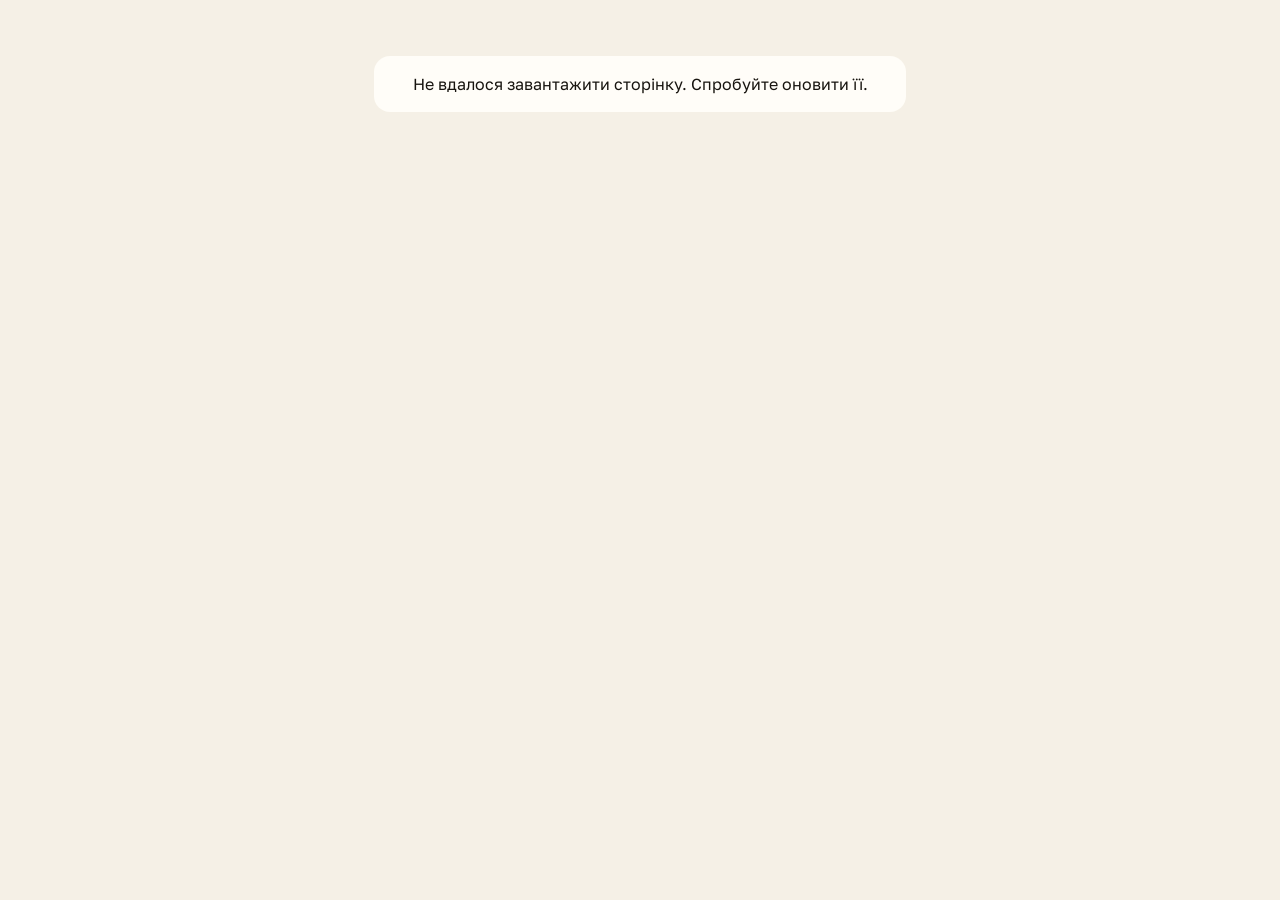
<file: gift/index.html>
<!DOCTYPE html>
<html lang="uk">
<head>
<meta charset="utf-8">
<meta name="viewport" content="width=device-width, initial-scale=1">
<meta name="robots" content="noindex">
<title>Подарунковий сертифікат</title>
<link rel="preconnect" href="https://fonts.googleapis.com">
<link rel="preconnect" href="https://fonts.gstatic.com" crossorigin>
<link rel="stylesheet" href="https://fonts.googleapis.com/css2?family=Golos+Text:wght@400;500;600;700&family=Unbounded:wght@500;700;800&display=swap">
<link rel="stylesheet" href="../assets/avenue.css">
<style>
body{background:var(--bg);color:var(--text)}
.wrap{max-width:560px;margin:0 auto;padding:16px 14px 40px}
header{text-align:center;padding:10px 0 14px}
.em{font-size:40px;line-height:1.1}
.logo{width:64px;height:64px;border-radius:16px;object-fit:cover;display:block;margin:0 auto 6px}
.kicker{font-size:12px;letter-spacing:.08em;text-transform:uppercase;color:var(--mute);margin-top:6px}
h1{font-size:24px;letter-spacing:-.3px;margin:2px 0 6px}
h1,.gift .t,.gift .v{font-family:var(--font-display)}.card h2{font-family:var(--font-text);font-weight:700}
header p{color:var(--mute);font-size:15px;max-width:420px;margin:0 auto}
.card{background:var(--card);border-radius:16px;padding:16px;margin-bottom:12px}
.card h2{font-size:15px;margin-bottom:10px}
.card h2 span{display:inline-grid;place-items:center;width:22px;height:22px;border-radius:50%;background:var(--acc);color:var(--acct);font-size:12px;margin-right:7px}
.chips{display:grid;grid-template-columns:repeat(3,1fr);gap:8px}
button,.btn{font:inherit;cursor:pointer;border:1px solid var(--line);background:transparent;color:var(--text);border-radius:12px;padding:12px;text-decoration:none;display:inline-block;text-align:center}
button.on{background:var(--acc);color:var(--acct);border-color:var(--acc)}
.amt{font-weight:700;font-size:17px}
label{display:block;font-size:13px;color:var(--mute);margin-bottom:10px}
label small{font-size:12px}
input,textarea{font:inherit;font-size:16px;width:100%;margin-top:5px;padding:12px;border-radius:12px;border:1px solid var(--line);background:transparent;color:var(--text)}
textarea{resize:vertical;min-height:72px}
input:focus,textarea:focus{outline:2px solid var(--acc);outline-offset:1px}
.main{width:100%;background:var(--acc);color:var(--acct);border-color:var(--acc);font-weight:700;padding:14px;font-size:16px;margin-top:6px}
.main:disabled{opacity:.6}
.hint{font-size:13px;color:var(--mute);margin:10px 0 0}
.err{color:#d6453d;font-size:14px;margin-top:10px}
.note{font-size:13px;color:var(--mute);border:1px dashed var(--line);border-radius:12px;padding:10px 12px;margin-bottom:12px;background:var(--card)}
.gift{position:relative;overflow:hidden;background:var(--acc);color:var(--acct);border-radius:20px;padding:22px 20px 20px;margin-bottom:12px}
.gift:before,.gift:after{content:"";position:absolute;width:26px;height:26px;border-radius:50%;background:var(--bg);top:50%;transform:translateY(-50%)}
.gift:before{left:-13px}.gift:after{right:-13px}
.gift .k{font-size:12px;letter-spacing:.08em;text-transform:uppercase;opacity:.8}
.gift .t{font-size:18px;font-weight:700;margin:2px 0 14px}
.gift .v{font-size:44px;font-weight:800;letter-spacing:-1px;line-height:1}
.gift .for{margin-top:10px;font-size:15px}
.gift .msg{margin-top:6px;font-size:14px;opacity:.9;font-style:italic}
.gift .cut{border-top:2px dashed currentColor;opacity:.35;margin:18px 0 12px}
.gift .code{display:flex;justify-content:space-between;align-items:baseline;gap:10px;font-size:13px}
.gift .code b{font-family:ui-monospace,SFMono-Regular,Consolas,monospace;font-size:20px;letter-spacing:.06em}
.status{display:flex;gap:10px;align-items:flex-start;font-size:14px}
.status .dot{flex:0 0 10px;height:10px;border-radius:50%;margin-top:5px;background:#e0a100}
.status.paid .dot{background:#1f9d55}.status.used .dot{background:#8a94a3}
.row2{display:grid;grid-template-columns:1fr 1fr;gap:8px;margin-top:10px}
.row2 .btn{width:100%}
.fill{background:var(--acc);color:var(--acct);border-color:var(--acc);font-weight:700}
.link{font-size:13px;color:var(--mute);word-break:break-all;margin-top:10px}
footer{text-align:center;font-size:12px;color:var(--mute);margin-top:14px}
footer a{color:inherit}
.hp{position:absolute;left:-9999px;width:1px;height:1px;opacity:0}
.load{text-align:center;padding:60px 0;color:var(--mute)}
.gift.draft .v{opacity:.55}
.gift .v.pop{animation:pop .32s cubic-bezier(.2,.9,.3,1.35)}
.gift.reveal{animation:reveal .45s cubic-bezier(.2,.8,.2,1)}
@keyframes pop{from{transform:translateY(8px) scale(.94);opacity:.4}to{transform:none;opacity:1}}
@keyframes reveal{from{transform:translateY(12px) scale(.97);opacity:0}to{transform:none;opacity:1}}
@media (prefers-reduced-motion:reduce){.gift .v.pop,.gift.reveal{animation:none}}
@media print{body{background:#fff}.wrap>*:not(.gift){display:none}.gift:before,.gift:after{display:none}}
</style>
</head>
<body>
<div class="wrap" id="app"><p class="load">Завантаження…</p></div>
<script>
var API = 'https://ykhvfjbolifnpstftpzk.supabase.co/functions/v1/zapys-api', SITE = 'https://avenuestudio.pp.ua/';
var q = new URLSearchParams(location.search), app = document.getElementById('app');
function ls(k, v) { try { if (v === undefined) return localStorage.getItem(k) || ''; localStorage.setItem(k, v); } catch (e) {} return ''; }
// ?b=<business>&v=<variant> — купити; &c=<код> — переглянути сертифікат
var S = { b: q.get('b') || 'demo', v: q.get('v') || '', code: (q.get('c') || '').toUpperCase(), p: q.get('p') || ls('zp_p'),
  c: null, amount: null, name: ls('zp_name'), phone: ls('zp_phone'), recipient: '', message: '', busy: false, err: '', cert: null, made: false };
var FONTS = ['Manrope', 'Montserrat', 'Rubik', 'Unbounded', 'Playfair Display', 'Inter', 'Nunito', 'Comfortaa'];
var SYS = '-apple-system,BlinkMacSystemFont,"Segoe UI",Roboto,Helvetica,Arial,sans-serif';
var month = new Date().getMonth(), WINTER = month === 10 || month === 11 || month === 0;

function api(a, extra) {
  var body = { a: a, b: S.b, v: S.v };
  for (var k in (extra || {})) body[k] = extra[k];
  return fetch(API, { method: 'POST', headers: { 'content-type': 'application/json' }, body: JSON.stringify(body) })
    .then(function (r) { return r.json().then(function (j) { if (!r.ok) throw new Error(j.error || 'server'); return j; }); });
}
function esc(s) { return String(s == null ? '' : s).replace(/[&<>"]/g, function (c) { return { '&': '&amp;', '<': '&lt;', '>': '&gt;', '"': '&quot;' }[c]; }); }
function money(n) { return Number(n).toLocaleString('uk-UA') + ' ' + S.c.currency; }
function brand(b) {
  if (!b) return;
  var r = document.documentElement.style, hex = /^#[0-9a-fA-F]{6}$/;
  if (hex.test(b.color || '')) { r.setProperty('--acc', b.color); r.setProperty('--acct', hex.test(b.ink || '') ? b.ink : '#fff'); }
  if (hex.test(b.bg || '')) r.setProperty('--bg', b.bg);
  if (FONTS.indexOf(b.font) > -1) {
    var l = document.createElement('link'); l.rel = 'stylesheet';
    l.href = 'https://fonts.googleapis.com/css2?family=' + b.font.replace(/ /g, '+') + ':wght@400;700;800&display=swap';
    document.head.appendChild(l); r.setProperty('--font-display', '"' + b.font + '",' + SYS);
  }
}
function link(code) {
  return location.origin + location.pathname + '?b=' + encodeURIComponent(S.b) + (S.v ? '&v=' + encodeURIComponent(S.v) : '') + '&c=' + encodeURIComponent(code);
}
function bookUrl() { return '../book/?b=' + encodeURIComponent(S.b) + (S.v ? '&v=' + encodeURIComponent(S.v) : ''); }

function header() {
  var c = S.c, logo = c.brand && /^https:\/\//.test(c.brand.logo_url || '') ? '<img class="logo" src="' + esc(c.brand.logo_url) + '" alt="">' : '<div class="em">' + esc(c.emoji) + '</div>';
  return '<header>' + logo + '<p class="kicker">' + (WINTER ? 'Новорічний подарунок' : 'Подарунковий сертифікат') + '</p><h1>' + esc(c.title) + '</h1>' +
    (S.code ? '' : '<p>Подаруйте візит, а людина сама обере послугу й зручний час.</p>') + '</header>';
}
// The certificate is shown live while the buyer fills the form (draft), then revealed with its code.
function giftCard(x, cls) {
  return '<div class="gift' + (cls ? ' ' + cls : '') + '"><p class="k">Подарунковий сертифікат</p><p class="t">' + esc(S.c.title) + '</p>' +
    '<p class="v' + (S.pop ? ' pop' : '') + '">' + (x.amount ? money(x.amount) : '— ' + esc(S.c.currency)) + '</p>' +
    '<p class="for"' + (x.recipient ? '' : ' hidden') + '>Для: <b>' + esc(x.recipient) + '</b></p>' +
    '<p class="msg"' + (x.message ? '' : ' hidden') + '>«' + esc(x.message) + '»</p>' +
    '<div class="cut"></div><div class="code"><span>Код сертифіката</span><b>' + esc(x.code || 'ZP-••••••') + '</b></div></div>';
}
function livePreview() {
  var g = document.querySelector('.gift.draft'); if (!g) return;
  var f = g.querySelector('.for'), m = g.querySelector('.msg'), r = S.recipient.trim(), t = S.message.trim();
  f.hidden = !r; f.querySelector('b').textContent = r;
  m.hidden = !t; m.textContent = '«' + t + '»';
}
function statusLine(st) {
  var t = st === 'paid' ? 'Активний. Запишіться онлайн і назвіть код під час візиту.' :
    st === 'used' ? 'Сертифікат уже використано.' : 'Очікує оплати. Власник активує його, щойно побачить оплату.';
  return '<div class="card"><div class="status ' + esc(st) + '"><span class="dot"></span><span>' + t + '</span></div>' +
    (st !== 'used' && !(S.c.modules && S.c.modules.zapis === false) ? '<a class="btn main" href="' + bookUrl() + '">Записатися онлайн</a>' : '') + '</div>';
}

function render() {
  var c = S.c, h = header();
  if (S.cert) {
    var x = S.cert, url = link(x.code);
    h += giftCard(x, S.made ? 'reveal' : '');
    if (S.made) {
      h += '<div class="card"><h2>Сертифікат створено 🎉</h2>';
      if (x.pay_url) h += '<p class="hint" style="margin-top:0">Оплатіть, і власник активує сертифікат. Код уже ваш.</p><a class="btn main" target="_blank" rel="noopener" href="' + esc(x.pay_url) + '">Оплатити ' + money(x.amount) + '</a>';
      else if (c.demo) h += '<p class="hint" style="margin-top:0">Це демо, платити не треба. У справжньому бізнесі тут кнопка оплати monobank, а власник у цю мить отримує сповіщення в Telegram.</p>';
      else h += '<p class="hint" style="margin-top:0">Власник уже отримав сповіщення і напише вам, як оплатити.</p>';
      h += '<div class="row2"><button class="btn fill" data-a="share">Поділитися</button><button class="btn" data-a="print">Роздрукувати</button></div>' +
        '<p class="link">' + esc(url) + '</p></div>';
    } else h += statusLine(x.status);
  } else if (S.code) {
    h += '<div class="card" style="text-align:center">Сертифікат з таким кодом не знайдено.</div>';
  } else if (!c.certs.length) {
    h += '<div class="card" style="text-align:center">Цей бізнес поки не продає сертифікати онлайн.</div>';
  } else {
    if (c.demo) h += '<div class="note">🧪 Це демо продажу сертифікатів. Створіть сертифікат як покупець: оплата не потрібна.</div>';
    h += giftCard({ amount: S.amount, recipient: S.recipient.trim(), message: S.message.trim() }, 'draft');
    h += '<div class="card"><h2><span>1</span>Оберіть суму</h2><div class="chips">' + c.certs.map(function (a) {
      return '<button data-a="amt" data-v="' + a + '"' + (a === S.amount ? ' class="on"' : '') + '><span class="amt">' + money(a) + '</span></button>'; }).join('') + '</div></div>' +
      '<div class="card"><h2><span>2</span>Кому даруєте</h2>' +
      '<label>Ім\'я отримувача <small>(за бажанням)</small><input id="rc" maxlength="60" value="' + esc(S.recipient) + '" placeholder="Мама"></label>' +
      '<label>Побажання <small>(за бажанням)</small><textarea id="ms" maxlength="160" placeholder="З Новим роком! Відпочинь і побалуй себе.">' + esc(S.message) + '</textarea></label></div>' +
      '<div class="card"><h2><span>3</span>Ваші контакти</h2>' +
      '<label>Ваше ім\'я<input id="nm" autocomplete="given-name" maxlength="60" value="' + esc(S.name) + '" placeholder="Олена"></label>' +
      '<label>Телефон<input id="ph" type="tel" autocomplete="tel" maxlength="20" value="' + esc(S.phone) + '" placeholder="+380 67 123 45 67"></label>' +
      '<input class="hp" id="hp" tabindex="-1" autocomplete="off" aria-hidden="true">' +
      '<p class="hint" style="margin-top:0">За цим номером власник зв\'яжеться, якщо з оплатою щось буде не так.</p>' +
      '<button class="main" data-a="buy"' + (S.busy || !S.amount ? ' disabled' : '') + '>' + (S.busy ? 'Створюємо…' : S.amount ? 'Створити сертифікат на ' + money(S.amount) : 'Оберіть суму') + '</button>' +
      (S.err ? '<p class="err">' + esc(S.err) + '</p>' : '') + '</div>';
  }
  h += '<footer>Працює на <a target="_blank" rel="noopener" href="' + SITE + (S.p ? '?p=' + encodeURIComponent(S.p) : '') + '">Avenue</a>: сервіс для вашого бізнесу</footer>';
  app.innerHTML = h;
}

function buy() {
  var nm = S.name.trim(), digits = S.phone.replace(/[^0-9]/g, ''), hp = document.getElementById('hp');
  if (!S.amount) { S.err = 'Оберіть суму сертифіката.'; return render(); }
  if (nm.length < 2) { S.err = 'Вкажіть, будь ласка, своє ім\'я.'; return render(); }
  if (digits.length < 9) { S.err = 'Вкажіть номер телефону, наприклад +380671234567.'; return render(); }
  S.busy = true; S.err = ''; render();
  api('cert_buy', { amount: S.amount, name: nm, phone: S.phone, recipient: S.recipient.trim(), message: S.message.trim(), website: hp ? hp.value : '' }).then(function (r) {
    ls('zp_name', nm); ls('zp_phone', S.phone);
    S.busy = false; S.made = true;
    S.cert = { code: r.code, amount: r.amount, status: 'new', recipient: S.recipient.trim(), message: S.message.trim(), pay_url: r.pay_url };
    try { history.replaceState(null, '', link(r.code)); } catch (e) {}
    render(); window.scrollTo(0, 0);
  }).catch(function (e) {
    S.busy = false;
    S.err = e.message === 'limit' ? 'Забагато сертифікатів за короткий час. Спробуйте трохи пізніше.' :
      e.message === 'contact' ? 'Перевірте, будь ласка, ім\'я та номер телефону.' : 'Не вдалося створити сертифікат. Спробуйте ще раз.';
    render();
  });
}
function share() {
  var x = S.cert, url = link(x.code), text = 'Тобі подарунок: сертифікат на ' + money(x.amount) + ' у «' + S.c.title + '». Код ' + x.code;
  if (navigator.share) { navigator.share({ title: 'Подарунковий сертифікат', text: text, url: url }).catch(function () {}); return; }
  var done = function () { var b = document.querySelector('[data-a=share]'); if (b) b.textContent = 'Посилання скопійовано'; };
  if (navigator.clipboard) navigator.clipboard.writeText(text + '\n' + url).then(done, done); else done();
}

function load() {
  api('cfg').then(function (c) {
    S.c = c; if (c.variant) S.v = c.variant;
    brand(c.brand);
    document.title = 'Подарунковий сертифікат · ' + c.title;
    if (!S.code) return render();
    return api('cert_view', { c: S.code }).then(function (x) { S.cert = x; render(); }).catch(function () { render(); });
  }).catch(function (e) {
    app.innerHTML = '<div class="card" style="text-align:center;margin-top:40px">' + (e.message === 'not found' ? 'Сторінку не знайдено.' : 'Не вдалося завантажити сторінку. Спробуйте оновити її.') + '</div>';
  });
}
app.addEventListener('click', function (e) {
  var el = e.target.closest('[data-a]'); if (!el) return;
  var a = el.dataset.a;
  if (a === 'amt') { S.amount = Number(el.dataset.v); S.err = ''; S.pop = true; render(); S.pop = false; }
  else if (a === 'buy') buy();
  else if (a === 'share') share();
  else if (a === 'print') window.print();
});
app.addEventListener('input', function (e) {
  var id = e.target.id, v = e.target.value;
  if (id === 'nm') S.name = v; else if (id === 'ph') S.phone = v; else if (id === 'rc') { S.recipient = v; livePreview(); } else if (id === 'ms') { S.message = v; livePreview(); }
});
load();
</script>
</body>
</html>
</file>
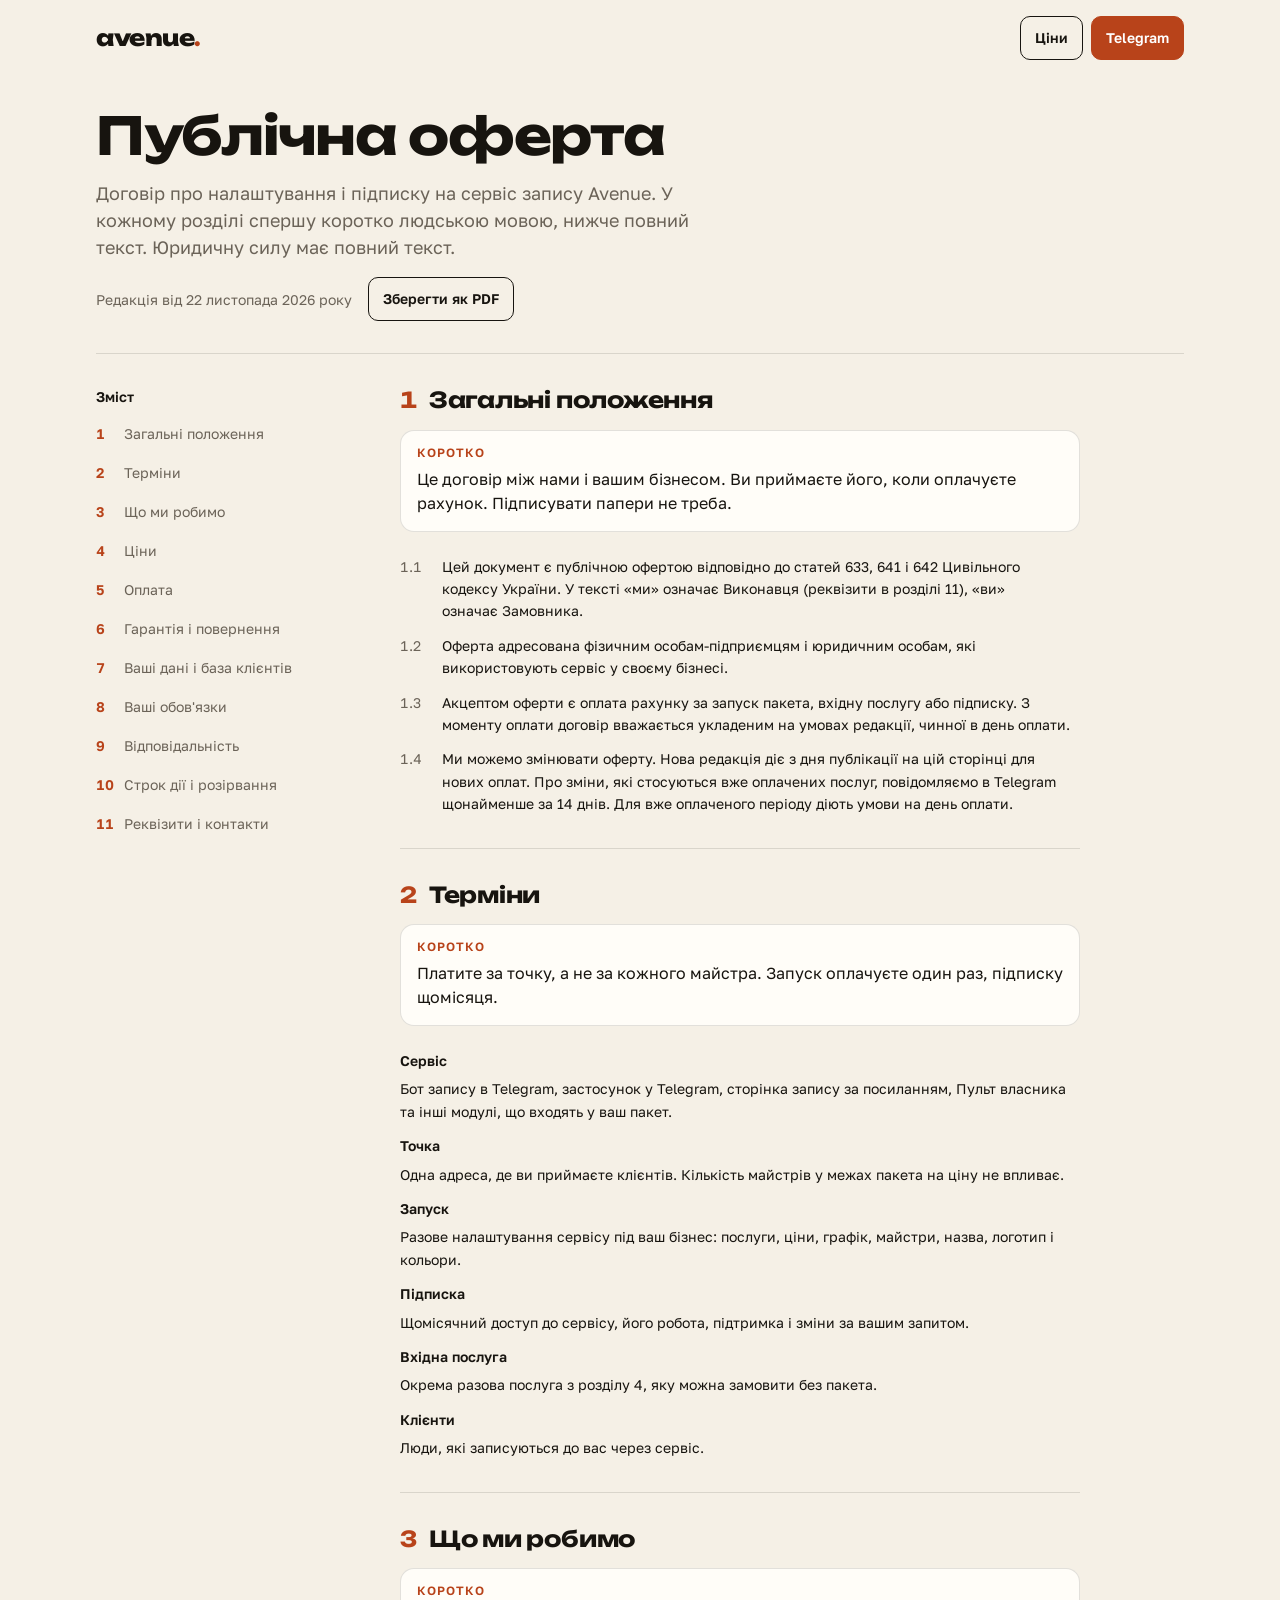
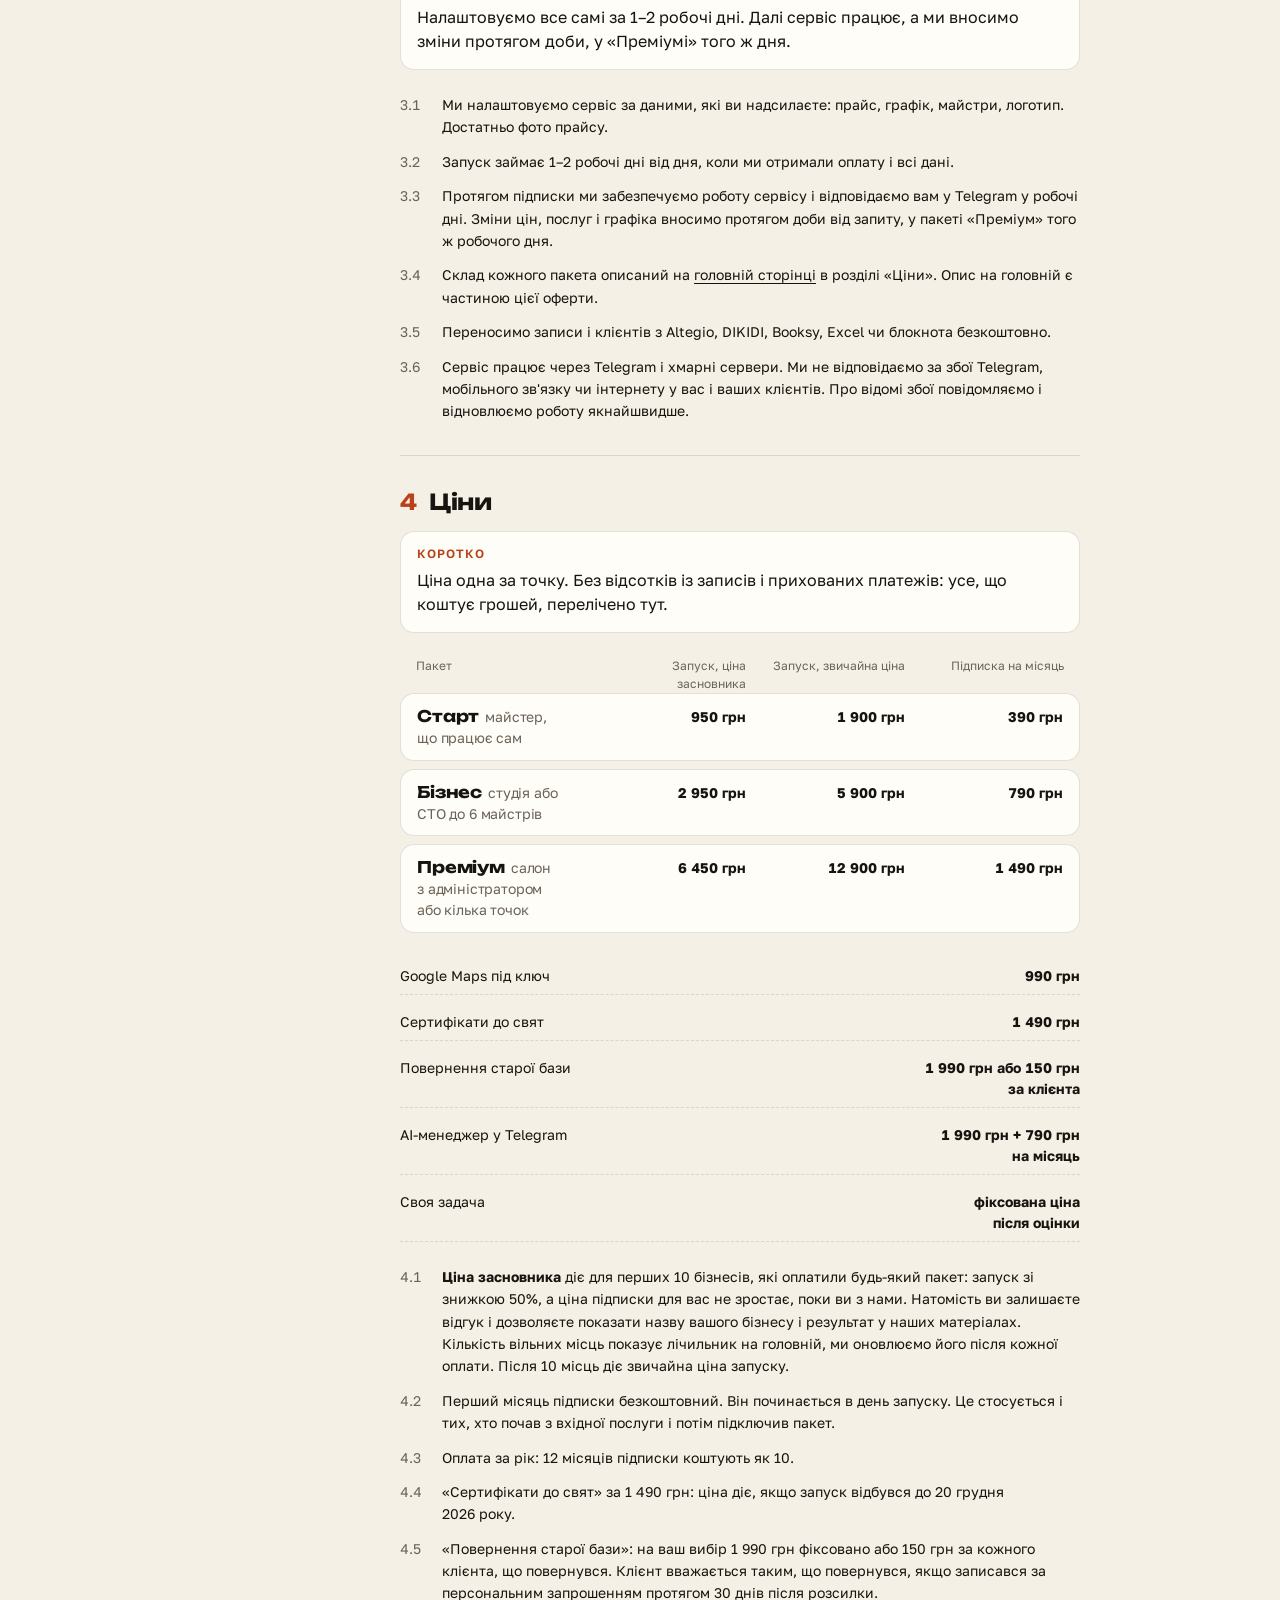
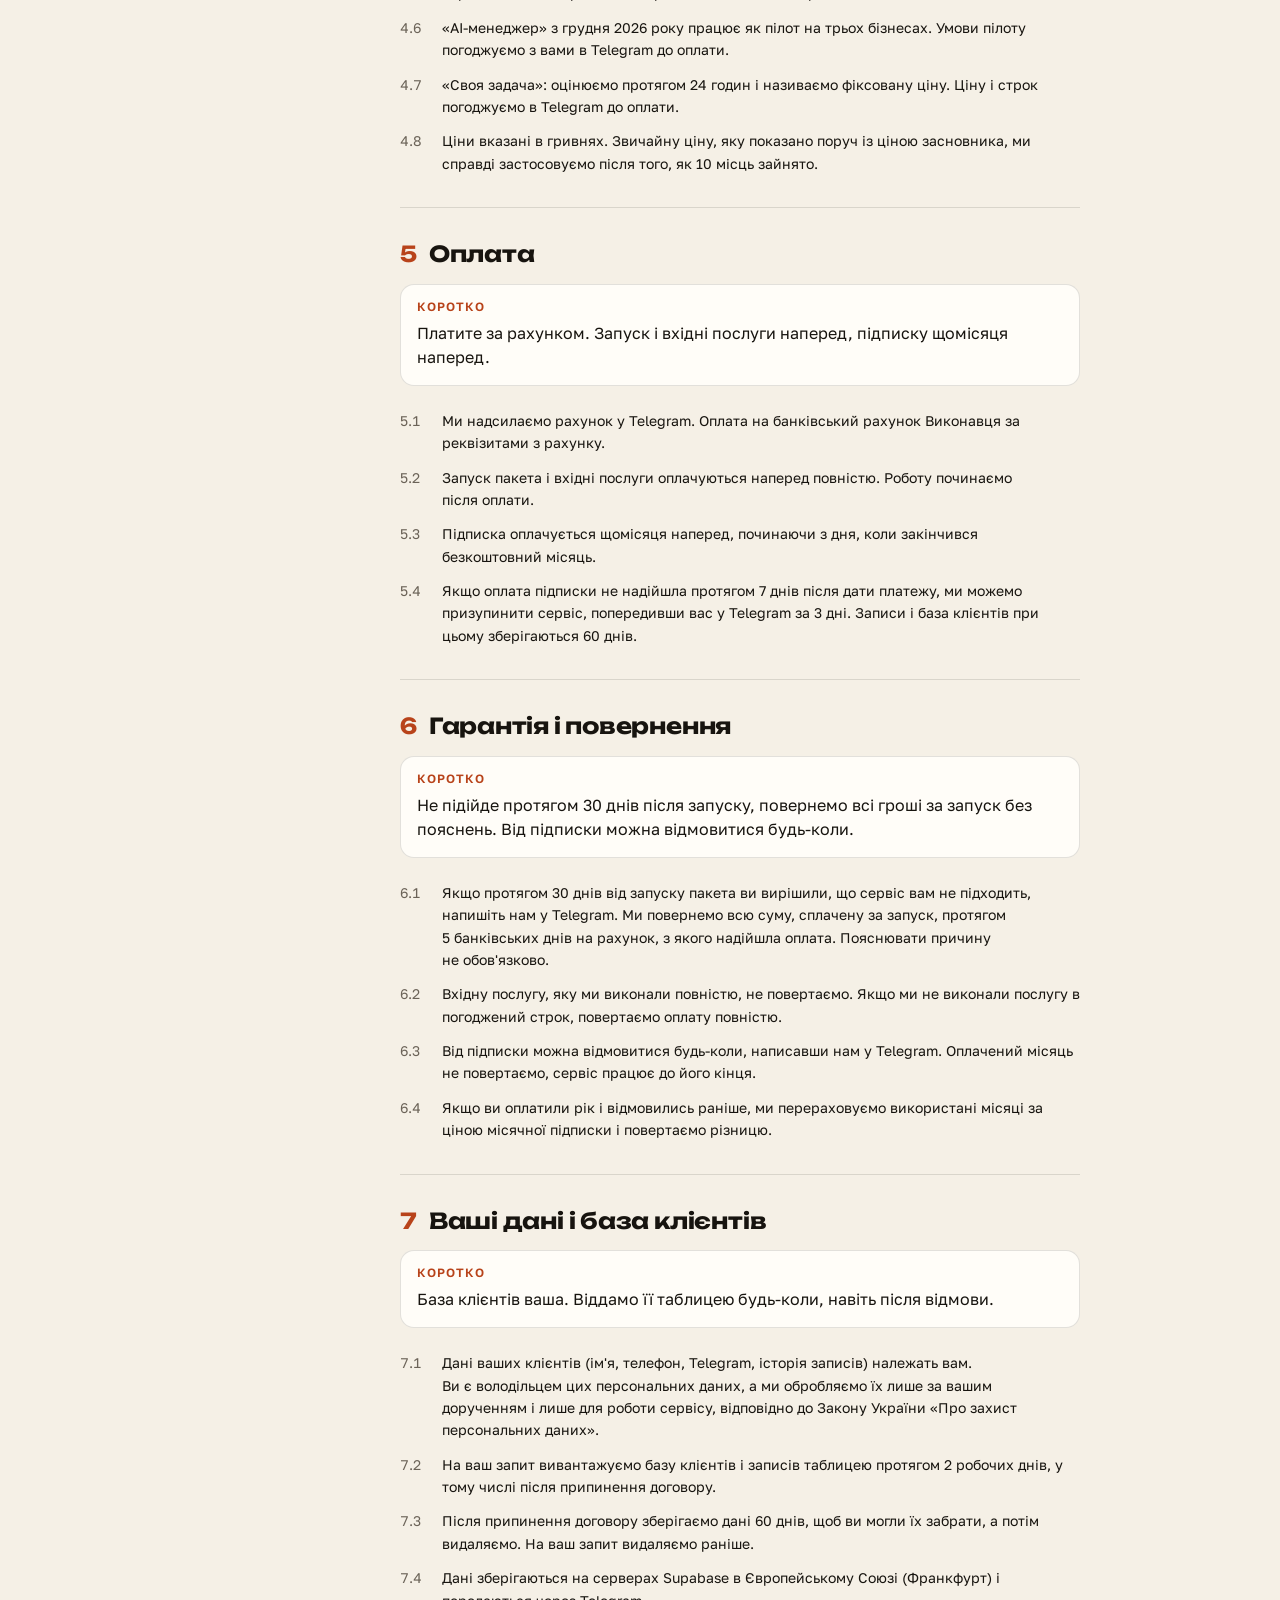
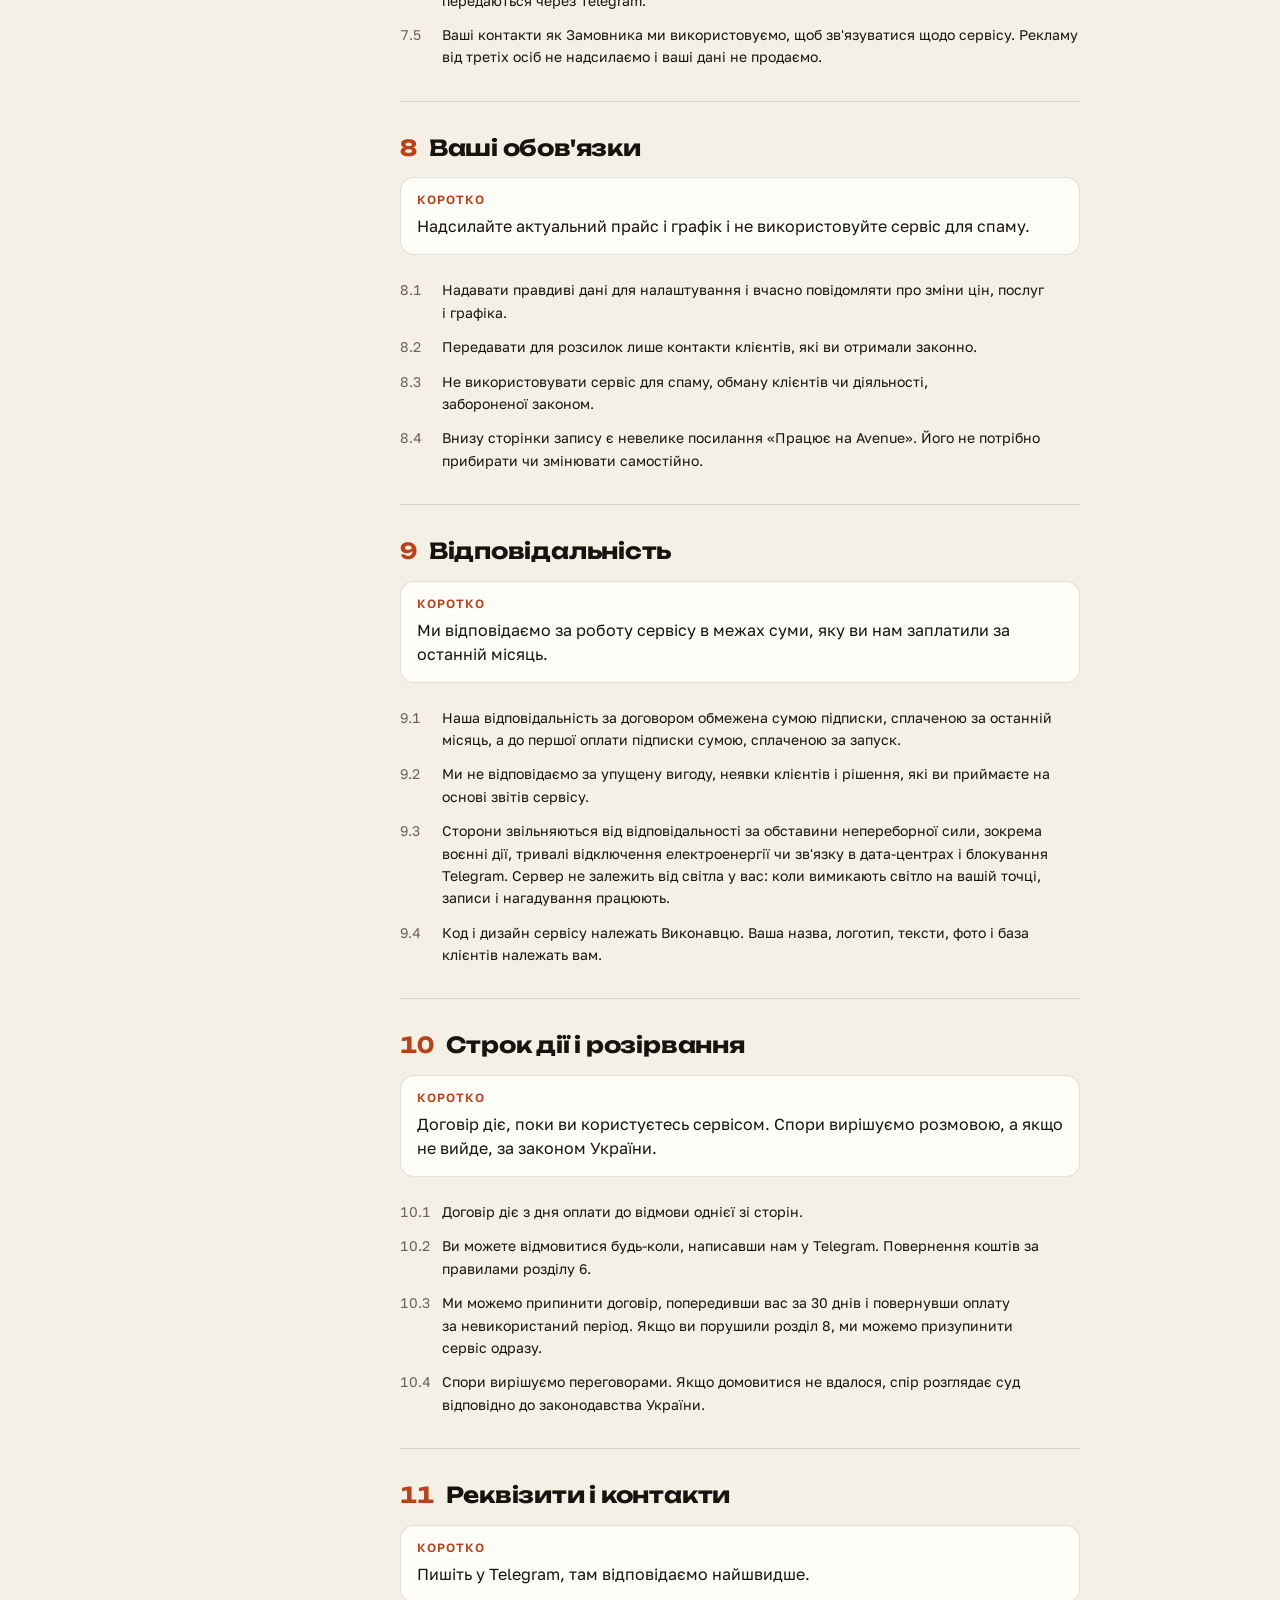
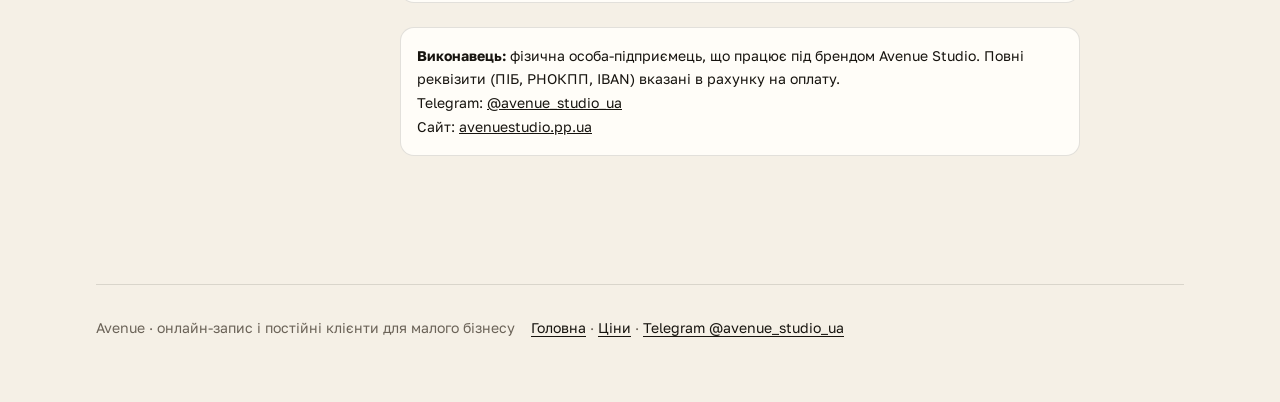
<file: oferta/index.html>
<!DOCTYPE html>
<html lang="uk">
<head>
<meta charset="utf-8">
<meta name="viewport" content="width=device-width, initial-scale=1">
<title>Публічна оферта Avenue: умови, ціни, гарантія</title>
<meta name="description" content="Договір про налаштування і підписку на сервіс запису Avenue: пакети і ціни, оплата, гарантія повернення 30 днів, база клієнтів. Коротко людською мовою в кожному розділі.">
<meta property="og:title" content="Публічна оферта Avenue">
<meta property="og:description" content="Умови, ціни і гарантія. У кожному розділі спершу коротко, потім повний текст.">
<meta property="og:image" content="https://avenuestudio.pp.ua/og.png">
<meta property="og:type" content="website">
<meta property="og:url" content="https://avenuestudio.pp.ua/oferta/">
<meta name="theme-color" content="#F5F0E6">
<link rel="preconnect" href="https://fonts.googleapis.com">
<link rel="preconnect" href="https://fonts.gstatic.com" crossorigin>
<link rel="stylesheet" href="https://fonts.googleapis.com/css2?family=Golos+Text:wght@400;500;600;700&family=Unbounded:wght@500;700;800&display=swap">
<link rel="stylesheet" href="../assets/avenue.css">
<style>
html{scroll-behavior:smooth}
@media (prefers-reduced-motion:reduce){html{scroll-behavior:auto}}
.wrap{max-width:var(--w-page);margin:0 auto;padding:0 var(--s-4)}
a{color:inherit}
h1,h2,h3{text-wrap:balance}
p,li{text-wrap:pretty}
[id]{scroll-margin-top:var(--s-5)}
.skip{position:absolute;left:var(--s-4);top:-60px;background:var(--text);color:var(--av-paper);padding:10px 14px;border-radius:var(--r-sm);z-index:10}
.skip:focus{top:var(--s-2)}
.btn{display:inline-flex;align-items:center;justify-content:center;gap:8px;min-height:44px;padding:8px 14px;border-radius:var(--r-sm);font:600 var(--t-sm)/1.2 var(--font-text);border:1.5px solid var(--text);color:var(--text);background:transparent;cursor:pointer;text-decoration:none;touch-action:manipulation}
.btn:hover{background:rgba(23,20,15,.05)}
.btn-acc{background:var(--acc);border-color:var(--acc);color:var(--acct)}
.btn-acc:hover{background:#A33A15}

.top{display:flex;align-items:center;justify-content:space-between;gap:var(--s-3);padding:var(--s-4) 0}
.logo{font:800 22px/1 var(--font-display);letter-spacing:-.02em;text-decoration:none}
.logo b{color:var(--acc)}
.top nav{display:flex;gap:var(--s-2)}

.head{padding:var(--s-6) 0 var(--s-6);border-bottom:1px solid var(--line)}
.head h1{font:700 clamp(30px,8vw,52px)/1.08 var(--font-display);letter-spacing:-.025em;margin-bottom:var(--s-4)}
.head .lead{font-size:var(--t-lg);color:var(--mute);max-width:36em;margin-bottom:var(--s-4)}
.meta{display:flex;flex-wrap:wrap;gap:var(--s-2) var(--s-4);align-items:center;font-size:var(--t-sm);color:var(--mute)}

.doc{display:grid;gap:var(--s-6);padding:var(--s-6) 0 var(--s-8)}
.toc{font-size:var(--t-sm)}
.toc p{font-weight:600;margin-bottom:var(--s-2)}
.toc ol{list-style:none;display:grid;gap:2px;counter-reset:t}
.toc li{counter-increment:t}
.toc a{display:flex;gap:var(--s-2);padding:8px 0;color:var(--mute);text-decoration:none;min-height:36px;align-items:center}
.toc a::before{content:counter(t);font-variant-numeric:tabular-nums;color:var(--acc);font-weight:600;min-width:1.4em}
.toc a:hover{color:var(--text)}

.body{max-width:680px;counter-reset:sec}
.sec{counter-increment:sec;padding-bottom:var(--s-6);margin-bottom:var(--s-6);border-bottom:1px solid var(--line)}
.sec:last-child{border-bottom:0}
.sec h2{font:700 var(--t-xl)/1.25 var(--font-display);letter-spacing:-.01em;margin-bottom:var(--s-4);display:flex;gap:var(--s-3)}
.sec h2::before{content:counter(sec);color:var(--acc);font-variant-numeric:tabular-nums}
.tldr{background:var(--card);border:1px solid var(--line);border-radius:var(--r-md);padding:var(--s-4);margin-bottom:var(--s-5);font-size:var(--t-md)}
.tldr b{display:block;font:600 var(--t-xs)/1 var(--font-text);letter-spacing:.08em;text-transform:uppercase;color:var(--acc);margin-bottom:var(--s-2)}
.cl{list-style:none;counter-reset:cl;display:grid;gap:var(--s-3);font-size:var(--t-sm);line-height:1.6}
.cl>li{counter-increment:cl;position:relative;padding-left:3em}
.cl>li::before{content:counter(sec) "." counter(cl);position:absolute;left:0;color:var(--mute);font-variant-numeric:tabular-nums}
.cl a,.sec p a{text-decoration:underline;text-underline-offset:3px}
.cl ul{margin:var(--s-2) 0 0 1.1em;display:grid;gap:var(--s-1)}
dl.terms{display:grid;gap:var(--s-3);font-size:var(--t-sm);line-height:1.6}
dl.terms dt{font-weight:600}
dl.terms dd{color:var(--text);margin-top:-6px}

.prices{display:grid;gap:var(--s-2);margin:0 0 var(--s-5)}
.prow{display:grid;grid-template-columns:1fr 1fr;gap:var(--s-1) var(--s-4);background:var(--card);border:1px solid var(--line);border-radius:var(--r-md);padding:var(--s-3) var(--s-4);font-size:var(--t-sm)}
.prow h3{grid-column:1/-1;font:700 var(--t-md)/1.3 var(--font-display)}
.prow h3 small{font:400 var(--t-sm) var(--font-text);color:var(--mute);margin-left:6px}
.prow span{color:var(--mute)}
.prow strong{font-variant-numeric:tabular-nums;text-align:right}
.prow{grid-template-columns:1fr auto}
.prow strong{white-space:nowrap}
.svcl{list-style:none;display:grid;gap:var(--s-2);margin-bottom:var(--s-5);font-size:var(--t-sm)}
.svcl li{display:grid;grid-template-columns:1fr minmax(0,auto);gap:var(--s-1) var(--s-4);padding:var(--s-2) 0;border-bottom:1px dashed var(--line)}
.svcl strong{font-variant-numeric:tabular-nums;text-align:right;max-width:13em}

.seller{background:var(--card);border:1px solid var(--line);border-radius:var(--r-md);padding:var(--s-4);font-size:var(--t-sm);line-height:1.7}
footer{padding:var(--s-6) 0 var(--s-8);border-top:1px solid var(--line);color:var(--mute);font-size:var(--t-sm);display:flex;flex-wrap:wrap;gap:var(--s-4)}
footer a{color:var(--text);text-underline-offset:3px}

@media (min-width:980px){
  .doc{grid-template-columns:240px 1fr;gap:var(--s-8)}
  .toc{position:sticky;top:var(--s-5);align-self:start}
  .prow{grid-template-columns:1.2fr 1fr 1fr 1fr;align-items:baseline}
  .prow h3{grid-column:auto}
  .prow span{display:none}
  .phead{display:grid;grid-template-columns:1.2fr 1fr 1fr 1fr;gap:var(--s-4);padding:0 var(--s-4);font-size:var(--t-xs);color:var(--mute)}
  .phead em{font-style:normal;text-align:right}
}
.phead{display:none}
@media (min-width:980px){.phead{display:grid}}
@media print{
  .top,.toc,.skip,.print,footer nav{display:none!important}
  body{background:#fff}
  .doc{display:block;padding:0}
  .tldr,.prow,.seller{break-inside:avoid}
}
</style>
</head>
<body>
<a class="skip" href="#main">До тексту оферти</a>
<div class="wrap">
<header class="top">
  <a class="logo" href="../" aria-label="Avenue, на головну" translate="no">avenue<b>.</b></a>
  <nav aria-label="Посилання">
    <a class="btn" href="../#price">Ціни</a>
    <a class="btn btn-acc" href="https://t.me/avenue_studio_ua" target="_blank" rel="noopener">Telegram</a>
  </nav>
</header>

<div class="head">
  <h1>Публічна оферта</h1>
  <p class="lead">Договір про налаштування і підписку на сервіс запису Avenue. У кожному розділі спершу коротко людською мовою, нижче повний текст. Юридичну силу має повний текст.</p>
  <div class="meta">
    <span>Редакція від 22 листопада 2026 року</span>
    <button class="btn print" type="button" onclick="window.print()">Зберегти як PDF</button>
  </div>
</div>

<div class="doc">
<nav class="toc" aria-label="Зміст">
  <p>Зміст</p>
  <ol>
    <li><a href="#zagalne">Загальні положення</a></li>
    <li><a href="#terminy">Терміни</a></li>
    <li><a href="#robota">Що ми робимо</a></li>
    <li><a href="#ciny">Ціни</a></li>
    <li><a href="#oplata">Оплата</a></li>
    <li><a href="#garantiya">Гарантія і повернення</a></li>
    <li><a href="#dani">Ваші дані і база клієнтів</a></li>
    <li><a href="#obovyazky">Ваші обов'язки</a></li>
    <li><a href="#vidpovidalnist">Відповідальність</a></li>
    <li><a href="#strok">Строк дії і розірвання</a></li>
    <li><a href="#rekvizyty">Реквізити і контакти</a></li>
  </ol>
</nav>

<main class="body" id="main">

<section class="sec" id="zagalne">
  <h2>Загальні положення</h2>
  <div class="tldr"><b>Коротко</b>Це договір між нами і вашим бізнесом. Ви приймаєте його, коли оплачуєте рахунок. Підписувати папери не треба.</div>
  <ol class="cl">
    <li>Цей документ є публічною офертою відповідно до статей 633, 641 і 642 Цивільного кодексу України. У тексті «ми» означає Виконавця (реквізити в розділі 11), «ви» означає Замовника.</li>
    <li>Оферта адресована фізичним особам-підприємцям і юридичним особам, які використовують сервіс у своєму бізнесі.</li>
    <li>Акцептом оферти є оплата рахунку за запуск пакета, вхідну послугу або підписку. З моменту оплати договір вважається укладеним на умовах редакції, чинної в день оплати.</li>
    <li>Ми можемо змінювати оферту. Нова редакція діє з дня публікації на цій сторінці для нових оплат. Про зміни, які стосуються вже оплачених послуг, повідомляємо в Telegram щонайменше за 14 днів. Для вже оплаченого періоду діють умови на день оплати.</li>
  </ol>
</section>

<section class="sec" id="terminy">
  <h2>Терміни</h2>
  <div class="tldr"><b>Коротко</b>Платите за точку, а не за кожного майстра. Запуск оплачуєте один раз, підписку щомісяця.</div>
  <dl class="terms">
    <dt>Сервіс</dt><dd>Бот запису в Telegram, застосунок у Telegram, сторінка запису за посиланням, Пульт власника та інші модулі, що входять у ваш пакет.</dd>
    <dt>Точка</dt><dd>Одна адреса, де ви приймаєте клієнтів. Кількість майстрів у межах пакета на ціну не впливає.</dd>
    <dt>Запуск</dt><dd>Разове налаштування сервісу під ваш бізнес: послуги, ціни, графік, майстри, назва, логотип і кольори.</dd>
    <dt>Підписка</dt><dd>Щомісячний доступ до сервісу, його робота, підтримка і зміни за вашим запитом.</dd>
    <dt>Вхідна послуга</dt><dd>Окрема разова послуга з розділу 4, яку можна замовити без пакета.</dd>
    <dt>Клієнти</dt><dd>Люди, які записуються до вас через сервіс.</dd>
  </dl>
</section>

<section class="sec" id="robota">
  <h2>Що ми робимо</h2>
  <div class="tldr"><b>Коротко</b>Налаштовуємо все самі за 1–2 робочі дні. Далі сервіс працює, а ми вносимо зміни протягом доби, у «Преміумі» того ж дня.</div>
  <ol class="cl">
    <li>Ми налаштовуємо сервіс за даними, які ви надсилаєте: прайс, графік, майстри, логотип. Достатньо фото прайсу.</li>
    <li>Запуск займає 1–2 робочі дні від дня, коли ми отримали оплату і всі дані.</li>
    <li>Протягом підписки ми забезпечуємо роботу сервісу і відповідаємо вам у Telegram у робочі дні. Зміни цін, послуг і графіка вносимо протягом доби від запиту, у пакеті «Преміум» того ж робочого дня.</li>
    <li>Склад кожного пакета описаний на <a href="../#price">головній сторінці</a> в розділі «Ціни». Опис на головній є частиною цієї оферти.</li>
    <li>Переносимо записи і клієнтів з Altegio, DIKIDI, Booksy, Excel чи блокнота безкоштовно.</li>
    <li>Сервіс працює через Telegram і хмарні сервери. Ми не відповідаємо за збої Telegram, мобільного зв'язку чи інтернету у вас і ваших клієнтів. Про відомі збої повідомляємо і відновлюємо роботу якнайшвидше.</li>
  </ol>
</section>

<section class="sec" id="ciny">
  <h2>Ціни</h2>
  <div class="tldr"><b>Коротко</b>Ціна одна за точку. Без відсотків із записів і прихованих платежів: усе, що коштує грошей, перелічено тут.</div>
  <div class="phead" aria-hidden="true"><em style="text-align:left">Пакет</em><em>Запуск, ціна засновника</em><em>Запуск, звичайна ціна</em><em>Підписка на місяць</em></div>
  <div class="prices" id="prices"></div>
  <ul class="svcl" id="svcs"></ul>
  <ol class="cl">
    <li><b>Ціна засновника</b> діє для перших 10 бізнесів, які оплатили будь-який пакет: запуск зі знижкою 50%, а ціна підписки для вас не зростає, поки ви з нами. Натомість ви залишаєте відгук і дозволяєте показати назву вашого бізнесу і результат у наших матеріалах. Кількість вільних місць показує лічильник на головній, ми оновлюємо його після кожної оплати. Після 10 місць діє звичайна ціна запуску.</li>
    <li>Перший місяць підписки безкоштовний. Він починається в день запуску. Це стосується і тих, хто почав з вхідної послуги і потім підключив пакет.</li>
    <li>Оплата за рік: 12 місяців підписки коштують як 10.</li>
    <li>«Сертифікати до свят» за 1 490 грн: ціна діє, якщо запуск відбувся до 20 грудня 2026 року.</li>
    <li>«Повернення старої бази»: на ваш вибір 1 990 грн фіксовано або 150 грн за кожного клієнта, що повернувся. Клієнт вважається таким, що повернувся, якщо записався за персональним запрошенням протягом 30 днів після розсилки.</li>
    <li>«AI-менеджер» з грудня 2026 року працює як пілот на трьох бізнесах. Умови пілоту погоджуємо з вами в Telegram до оплати.</li>
    <li>«Своя задача»: оцінюємо протягом 24 годин і називаємо фіксовану ціну. Ціну і строк погоджуємо в Telegram до оплати.</li>
    <li>Ціни вказані в гривнях. Звичайну ціну, яку показано поруч із ціною засновника, ми справді застосовуємо після того, як 10 місць зайнято.</li>
  </ol>
</section>

<section class="sec" id="oplata">
  <h2>Оплата</h2>
  <div class="tldr"><b>Коротко</b>Платите за рахунком. Запуск і вхідні послуги наперед, підписку щомісяця наперед.</div>
  <ol class="cl">
    <li>Ми надсилаємо рахунок у Telegram. Оплата на банківський рахунок Виконавця за реквізитами з рахунку.</li>
    <li>Запуск пакета і вхідні послуги оплачуються наперед повністю. Роботу починаємо після оплати.</li>
    <li>Підписка оплачується щомісяця наперед, починаючи з дня, коли закінчився безкоштовний місяць.</li>
    <li>Якщо оплата підписки не надійшла протягом 7 днів після дати платежу, ми можемо призупинити сервіс, попередивши вас у Telegram за 3 дні. Записи і база клієнтів при цьому зберігаються 60 днів.</li>
  </ol>
</section>

<section class="sec" id="garantiya">
  <h2>Гарантія і повернення</h2>
  <div class="tldr"><b>Коротко</b>Не підійде протягом 30 днів після запуску, повернемо всі гроші за запуск без пояснень. Від підписки можна відмовитися будь-коли.</div>
  <ol class="cl">
    <li>Якщо протягом 30 днів від запуску пакета ви вирішили, що сервіс вам не підходить, напишіть нам у Telegram. Ми повернемо всю суму, сплачену за запуск, протягом 5 банківських днів на рахунок, з якого надійшла оплата. Пояснювати причину не обов'язково.</li>
    <li>Вхідну послугу, яку ми виконали повністю, не повертаємо. Якщо ми не виконали послугу в погоджений строк, повертаємо оплату повністю.</li>
    <li>Від підписки можна відмовитися будь-коли, написавши нам у Telegram. Оплачений місяць не повертаємо, сервіс працює до його кінця.</li>
    <li>Якщо ви оплатили рік і відмовились раніше, ми перераховуємо використані місяці за ціною місячної підписки і повертаємо різницю.</li>
  </ol>
</section>

<section class="sec" id="dani">
  <h2>Ваші дані і база клієнтів</h2>
  <div class="tldr"><b>Коротко</b>База клієнтів ваша. Віддамо її таблицею будь-коли, навіть після відмови.</div>
  <ol class="cl">
    <li>Дані ваших клієнтів (ім'я, телефон, Telegram, історія записів) належать вам. Ви є володільцем цих персональних даних, а ми обробляємо їх лише за вашим дорученням і лише для роботи сервісу, відповідно до Закону України «Про захист персональних даних».</li>
    <li>На ваш запит вивантажуємо базу клієнтів і записів таблицею протягом 2 робочих днів, у тому числі після припинення договору.</li>
    <li>Після припинення договору зберігаємо дані 60 днів, щоб ви могли їх забрати, а потім видаляємо. На ваш запит видаляємо раніше.</li>
    <li>Дані зберігаються на серверах Supabase в Європейському Союзі (Франкфурт) і передаються через Telegram.</li>
    <li>Ваші контакти як Замовника ми використовуємо, щоб зв'язуватися щодо сервісу. Рекламу від третіх осіб не надсилаємо і ваші дані не продаємо.</li>
  </ol>
</section>

<section class="sec" id="obovyazky">
  <h2>Ваші обов'язки</h2>
  <div class="tldr"><b>Коротко</b>Надсилайте актуальний прайс і графік і не використовуйте сервіс для спаму.</div>
  <ol class="cl">
    <li>Надавати правдиві дані для налаштування і вчасно повідомляти про зміни цін, послуг і графіка.</li>
    <li>Передавати для розсилок лише контакти клієнтів, які ви отримали законно.</li>
    <li>Не використовувати сервіс для спаму, обману клієнтів чи діяльності, забороненої законом.</li>
    <li>Внизу сторінки запису є невелике посилання «Працює на Avenue». Його не потрібно прибирати чи змінювати самостійно.</li>
  </ol>
</section>

<section class="sec" id="vidpovidalnist">
  <h2>Відповідальність</h2>
  <div class="tldr"><b>Коротко</b>Ми відповідаємо за роботу сервісу в межах суми, яку ви нам заплатили за останній місяць.</div>
  <ol class="cl">
    <li>Наша відповідальність за договором обмежена сумою підписки, сплаченою за останній місяць, а до першої оплати підписки сумою, сплаченою за запуск.</li>
    <li>Ми не відповідаємо за упущену вигоду, неявки клієнтів і рішення, які ви приймаєте на основі звітів сервісу.</li>
    <li>Сторони звільняються від відповідальності за обставини непереборної сили, зокрема воєнні дії, тривалі відключення електроенергії чи зв'язку в дата-центрах і блокування Telegram. Сервер не залежить від світла у вас: коли вимикають світло на вашій точці, записи і нагадування працюють.</li>
    <li>Код і дизайн сервісу належать Виконавцю. Ваша назва, логотип, тексти, фото і база клієнтів належать вам.</li>
  </ol>
</section>

<section class="sec" id="strok">
  <h2>Строк дії і розірвання</h2>
  <div class="tldr"><b>Коротко</b>Договір діє, поки ви користуєтесь сервісом. Спори вирішуємо розмовою, а якщо не вийде, за законом України.</div>
  <ol class="cl">
    <li>Договір діє з дня оплати до відмови однієї зі сторін.</li>
    <li>Ви можете відмовитися будь-коли, написавши нам у Telegram. Повернення коштів за правилами розділу 6.</li>
    <li>Ми можемо припинити договір, попередивши вас за 30 днів і повернувши оплату за невикористаний період. Якщо ви порушили розділ 8, ми можемо призупинити сервіс одразу.</li>
    <li>Спори вирішуємо переговорами. Якщо домовитися не вдалося, спір розглядає суд відповідно до законодавства України.</li>
  </ol>
</section>

<section class="sec" id="rekvizyty">
  <h2>Реквізити і контакти</h2>
  <div class="tldr"><b>Коротко</b>Пишіть у Telegram, там відповідаємо найшвидше.</div>
  <div class="seller" id="seller"></div>
</section>

</main>
</div>

<footer>
  <span>Avenue · онлайн-запис і постійні клієнти для малого бізнесу</span>
  <nav aria-label="Посилання"><a href="../">Головна</a> · <a href="../#price">Ціни</a> · <a href="https://t.me/avenue_studio_ua" target="_blank" rel="noopener">Telegram @avenue_studio_ua</a></nav>
</footer>
</div>

<script>
// Ціни: ті самі числа, що на головній і в docs/product.md. Перевірка: node scripts/check-prices.mjs
var PACKS = [
  { name: "Старт", who: "майстер, що працює сам", founder: 950, launch: 1900, month: 390 },
  { name: "Бізнес", who: "студія або СТО до 6 майстрів", founder: 2950, launch: 5900, month: 790 },
  { name: "Преміум", who: "салон з адміністратором або кілька точок", founder: 6450, launch: 12900, month: 1490 }
];
var SERVICES = [
  ["Google Maps під ключ", "990 грн"],
  ["Сертифікати до свят", "1 490 грн"],
  ["Повернення старої бази", "1 990 грн або 150 грн за клієнта"],
  ["AI-менеджер у Telegram", "1 990 грн + 790 грн на місяць"],
  ["Своя задача", "фіксована ціна після оцінки"]
];
// Реквізити Виконавця. Заповнити після реєстрації ФОП (задача 3.1), тоді вони з'являться на сторінці.
// Приклад: { name: "ФОП Прізвище Ім'я По батькові", code: "1234567890", iban: "UA00 0000 0000 0000 0000 0000 000", address: "м. Дніпро, ..." }
var SELLER = null;

var g = function (n) { return n.toLocaleString("uk-UA").replace(/ /g, " ") + " грн"; };
var esc = function (s) { return String(s).replace(/[&<>"]/g, function (c) { return { "&": "&amp;", "<": "&lt;", ">": "&gt;", '"': "&quot;" }[c]; }); };
document.getElementById("prices").innerHTML = PACKS.map(function (p) {
  return '<div class="prow"><h3>' + p.name + '<small>' + p.who + '</small></h3>' +
    '<span>Запуск, ціна засновника</span><strong>' + g(p.founder) + '</strong>' +
    '<span>Запуск, звичайна ціна</span><strong>' + g(p.launch) + '</strong>' +
    '<span>Підписка на місяць</span><strong>' + g(p.month) + '</strong></div>';
}).join("");
document.getElementById("svcs").innerHTML = SERVICES.map(function (s) { return '<li><span>' + s[0] + '</span><strong>' + s[1] + '</strong></li>'; }).join("");
document.getElementById("seller").innerHTML = (SELLER
  ? '<b>Виконавець:</b> ' + esc(SELLER.name) + '<br>РНОКПП: ' + esc(SELLER.code) + '<br>IBAN: ' + esc(SELLER.iban) + (SELLER.address ? '<br>Адреса: ' + esc(SELLER.address) : '') + '<br>'
  : '<b>Виконавець:</b> фізична особа-підприємець, що працює під брендом Avenue Studio. Повні реквізити (ПІБ, РНОКПП, IBAN) вказані в рахунку на оплату.<br>') +
  'Telegram: <a href="https://t.me/avenue_studio_ua" target="_blank" rel="noopener">@avenue_studio_ua</a><br>Сайт: <a href="../">avenuestudio.pp.ua</a>';
</script>
</body>
</html>
</file>
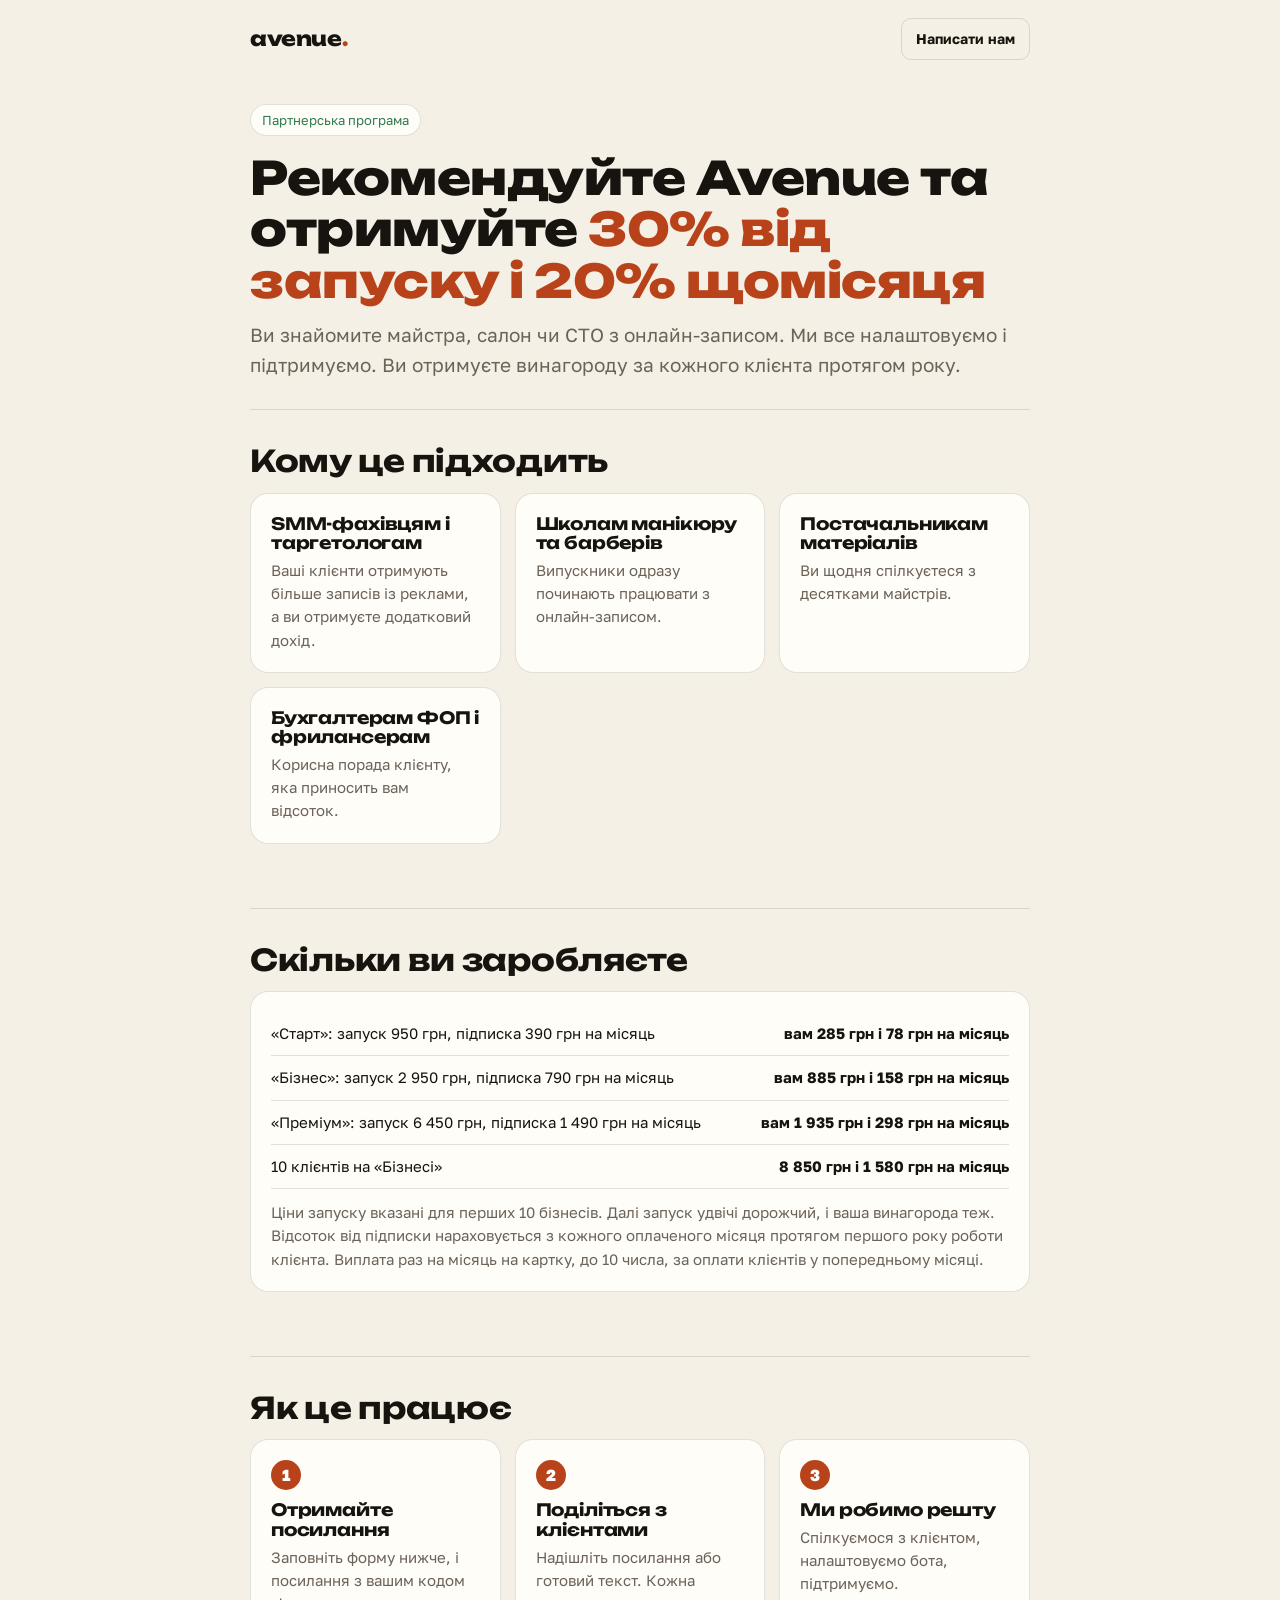
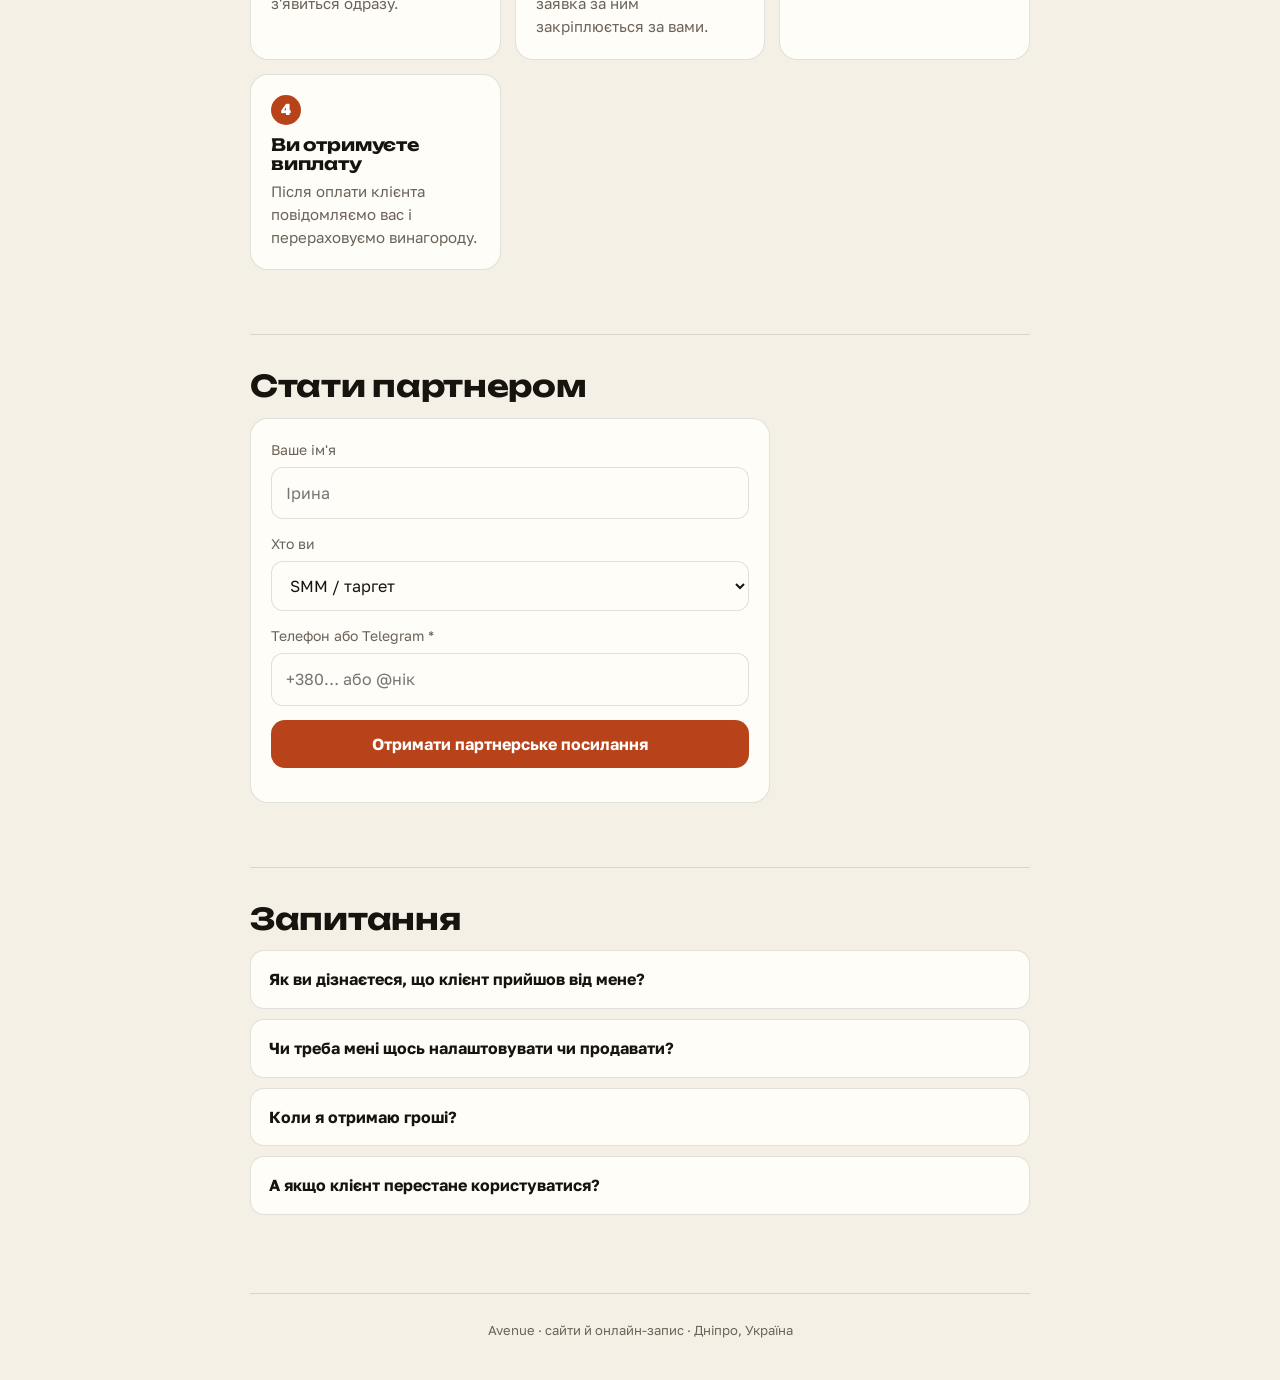
<file: partners/index.html>
<!DOCTYPE html>
<html lang="uk">
<head>
<meta charset="utf-8">
<meta name="viewport" content="width=device-width, initial-scale=1">
<title>Партнерська програма Avenue: 30% від запуску і 20% від підписки</title>
<meta name="description" content="Рекомендуйте Avenue майстрам, салонам і СТО та отримуйте 30% від запуску і 20% від щомісячної підписки протягом року.">
<meta property="og:title" content="Партнерська програма Avenue">
<meta property="og:description" content="30% від запуску і 20% від підтримки протягом року за кожного клієнта.">
<meta property="og:image" content="https://zapys-ua.github.io/og.png">
<link rel="preconnect" href="https://fonts.googleapis.com">
<link rel="preconnect" href="https://fonts.gstatic.com" crossorigin>
<link rel="stylesheet" href="https://fonts.googleapis.com/css2?family=Golos+Text:wght@400;500;600;700&family=Unbounded:wght@500;700;800&display=swap">
<link rel="stylesheet" href="../assets/avenue.css">
<style>
body{background:var(--bg);color:var(--text);line-height:1.55}
a{color:inherit;text-decoration:none}
.wrap{max-width:820px;margin:0 auto;padding:0 20px}
header{display:flex;justify-content:space-between;align-items:center;padding:18px 0}
.logo{font:800 20px/1 var(--font-display);letter-spacing:-.02em;text-decoration:none}.logo span{color:var(--acc)}
.btn{display:inline-block;padding:14px 22px;border-radius:14px;font-weight:700;font-size:16px;text-align:center;border:0;cursor:pointer;font-family:inherit}
.btn-main{background:var(--acc);color:var(--acct)}.btn-ghost{border:1px solid var(--line);color:var(--text);background:transparent}
.btn-sm{padding:9px 14px;font-size:14px;border-radius:10px}
.tag{display:inline-block;font-size:13px;color:var(--ok);border:1px solid var(--line);background:var(--card);padding:5px 11px;border-radius:99px;margin:26px 0 16px}
h1{font-size:clamp(28px,6vw,46px);line-height:1.12;font-weight:800;letter-spacing:-.5px;margin-bottom:14px}
h1 em{font-style:normal;color:var(--acc)}
.sub{font-size:clamp(16px,2.6vw,19px);color:var(--mute);margin-bottom:8px}
section{padding:34px 0;border-top:1px solid var(--line);margin-top:30px}
h2{font-size:clamp(22px,4vw,30px);margin-bottom:14px;letter-spacing:-.3px}
.grid{display:grid;gap:14px;grid-template-columns:repeat(auto-fit,minmax(220px,1fr))}
.card{background:var(--card);border:1px solid var(--line);border-radius:18px;padding:20px}
.card h3{font-size:17px;margin-bottom:6px}.card p{color:var(--mute);font-size:15px}
.steps{counter-reset:s}
.steps .card::before{counter-increment:s;content:counter(s);display:inline-grid;place-items:center;width:30px;height:30px;border-radius:50%;background:var(--acc);color:var(--acct);font-weight:800;margin-bottom:10px}
table{width:100%;border-collapse:collapse;font-size:15px}
td{padding:10px 0;border-bottom:1px solid var(--line)}td:last-child{text-align:right;font-weight:700;white-space:nowrap}
@media (max-width:560px){td{display:block;border:0;padding:12px 0 0}td:last-child{text-align:left;padding:2px 0 12px;border-bottom:1px solid var(--line)}}
.form{display:grid;gap:14px;max-width:520px}
.form label{display:grid;gap:6px;font-size:14px;color:var(--mute)}
.form input,.form select,textarea{font:inherit;font-size:16px;color:var(--text);background:var(--card);border:1px solid var(--line);border-radius:12px;padding:13px 14px;width:100%}
.form input:focus,.form select:focus{outline:2px solid var(--acc);outline-offset:1px}
textarea{min-height:120px;resize:vertical;font-size:14px}
.note{font-size:13px;color:var(--mute)}
.hp{position:absolute;left:-9999px;width:1px;height:1px;opacity:0}
.link{font-size:17px;font-weight:700;color:var(--acc);word-break:break-all;margin:8px 0 14px}
details{background:var(--card);border:1px solid var(--line);border-radius:14px;padding:16px 18px;margin-bottom:10px}
summary{cursor:pointer;font-weight:700;list-style:none}summary::-webkit-details-marker{display:none}
details p{color:var(--mute);margin-top:10px;font-size:15px}
footer{padding:26px 0 40px;color:var(--mute);font-size:13px;text-align:center;border-top:1px solid var(--line);margin-top:34px}
</style>
</head>
<body>
<div class="wrap">
<header>
  <a class="logo" href="../" translate="no">avenue<span>.</span></a>
  <a class="btn btn-ghost btn-sm" href="https://t.me/avenue_studio_ua" target="_blank" rel="noopener">Написати нам</a>
</header>

<div class="tag">Партнерська програма</div>
<h1>Рекомендуйте Avenue та отримуйте <em>30% від запуску і 20% щомісяця</em></h1>
<p class="sub">Ви знайомите майстра, салон чи СТО з онлайн-записом. Ми все налаштовуємо і підтримуємо. Ви отримуєте винагороду за кожного клієнта протягом року.</p>

<section>
  <h2>Кому це підходить</h2>
  <div class="grid">
    <div class="card"><h3>SMM-фахівцям і таргетологам</h3><p>Ваші клієнти отримують більше записів із реклами, а ви отримуєте додатковий дохід.</p></div>
    <div class="card"><h3>Школам манікюру та барберів</h3><p>Випускники одразу починають працювати з онлайн-записом.</p></div>
    <div class="card"><h3>Постачальникам матеріалів</h3><p>Ви щодня спілкуєтеся з десятками майстрів.</p></div>
    <div class="card"><h3>Бухгалтерам ФОП і фрилансерам</h3><p>Корисна порада клієнту, яка приносить вам відсоток.</p></div>
  </div>
</section>

<section id="earn">
  <h2>Скільки ви заробляєте</h2>
  <div class="card">
    <table>
      <tr><td>«Старт»: запуск 950&nbsp;грн, підписка 390&nbsp;грн на місяць</td><td>вам 285&nbsp;грн і 78&nbsp;грн на місяць</td></tr>
      <tr><td>«Бізнес»: запуск 2&nbsp;950&nbsp;грн, підписка 790&nbsp;грн на місяць</td><td>вам 885&nbsp;грн і 158&nbsp;грн на місяць</td></tr>
      <tr><td>«Преміум»: запуск 6&nbsp;450&nbsp;грн, підписка 1&nbsp;490&nbsp;грн на місяць</td><td>вам 1&nbsp;935&nbsp;грн і 298&nbsp;грн на місяць</td></tr>
      <tr><td>10 клієнтів на «Бізнесі»</td><td>8&nbsp;850&nbsp;грн і 1&nbsp;580&nbsp;грн на місяць</td></tr>
    </table>
    <p class="note" style="margin-top:12px">Ціни запуску вказані для перших 10 бізнесів. Далі запуск удвічі дорожчий, і ваша винагорода теж. Відсоток від підписки нараховується з кожного оплаченого місяця протягом першого року роботи клієнта. Виплата раз на місяць на картку, до 10 числа, за оплати клієнтів у попередньому місяці.</p>
  </div>
</section>

<section>
  <h2>Як це працює</h2>
  <div class="grid steps">
    <div class="card"><h3>Отримайте посилання</h3><p>Заповніть форму нижче, і посилання з вашим кодом з'явиться одразу.</p></div>
    <div class="card"><h3>Поділіться з клієнтами</h3><p>Надішліть посилання або готовий текст. Кожна заявка за ним закріплюється за вами.</p></div>
    <div class="card"><h3>Ми робимо решту</h3><p>Спілкуємося з клієнтом, налаштовуємо бота, підтримуємо.</p></div>
    <div class="card"><h3>Ви отримуєте виплату</h3><p>Після оплати клієнта повідомляємо вас і перераховуємо винагороду.</p></div>
  </div>
</section>

<section id="join">
  <h2>Стати партнером</h2>
  <form id="pf" class="card form" novalidate>
    <label>Ваше ім'я<input name="name" maxlength="80" autocomplete="name" placeholder="Ірина"></label>
    <label>Хто ви
      <select name="kind">
        <option>SMM / таргет</option>
        <option>Школа або курси</option>
        <option>Постачальник матеріалів</option>
        <option>Бухгалтер / консультант</option>
        <option>Майстер або власник бізнесу</option>
        <option>Інше</option>
      </select>
    </label>
    <label>Телефон або Telegram *<input name="contact" required maxlength="80" placeholder="+380… або @нік"></label>
    <input name="website" class="hp" tabindex="-1" autocomplete="off" aria-hidden="true">
    <button class="btn btn-main" type="submit">Отримати партнерське посилання</button>
    <p class="note" id="pmsg" role="status"></p>
  </form>
  <div class="card" id="res" hidden style="max-width:520px">
    <h3>Ваше партнерське посилання</h3>
    <div class="link" id="plink"></div>
    <button class="btn btn-main btn-sm" id="copy1" type="button">Скопіювати посилання</button>
    <h3 style="margin-top:22px">Готовий текст для клієнта</h3>
    <textarea id="ptext" readonly></textarea>
    <button class="btn btn-ghost btn-sm" id="copy2" type="button" style="margin-top:10px">Скопіювати текст</button>
    <p class="note" style="margin-top:14px">Збережіть посилання. Ми зв'яжемося з вами за вказаним контактом і розповімо деталі.</p>
  </div>
</section>

<section>
  <h2>Запитання</h2>
  <details><summary>Як ви дізнаєтеся, що клієнт прийшов від мене?</summary><p>За вашим посиланням. Коли людина відкриває його і залишає заявку, у заявці зберігається ваш код.</p></details>
  <details><summary>Чи треба мені щось налаштовувати чи продавати?</summary><p>Ні. Достатньо порадити сервіс і дати посилання. Демо, налаштування та підтримку беремо на себе.</p></details>
  <details><summary>Коли я отримаю гроші?</summary><p>Раз на місяць, до 10 числа, за всі оплати ваших клієнтів у попередньому місяці.</p></details>
  <details><summary>А якщо клієнт перестане користуватися?</summary><p>Винагорода за запуск залишається у вас. Відсоток від підтримки нараховується, поки клієнт платить, але не довше 12 місяців.</p></details>
</section>

<footer><a href="../">Avenue</a> · сайти й онлайн-запис · Дніпро, Україна</footer>
</div>
<script>
var API = 'https://ykhvfjbolifnpstftpzk.supabase.co/functions/v1/zapys-api';
var form = document.getElementById('pf'), msg = document.getElementById('pmsg');
function show(code) {
  var link = 'https://zapys-ua.github.io/?p=' + code;
  document.getElementById('plink').textContent = link;
  document.getElementById('ptext').value = 'Вітаю! Подивіться Avenue, сайт і онлайн-запис для бізнесу: клієнти записуються самі 24/7 у Telegram або за посиланням з Instagram, бот нагадує про візит і збирає відгуки. Усе налаштовують за вас за 1 день. Ось демо і ціни: ' + link;
  form.hidden = true; document.getElementById('res').hidden = false;
  try { localStorage.setItem('zp_partner_code', code); } catch (e) {}
}
function copy(id, btn) {
  var el = document.getElementById(id), text = el.value || el.textContent;
  navigator.clipboard.writeText(text).then(function () { var t = btn.textContent; btn.textContent = 'Скопійовано ✓'; setTimeout(function () { btn.textContent = t; }, 1600); })
    .catch(function () { btn.textContent = 'Виділіть і скопіюйте вручну'; });
}
document.getElementById('copy1').addEventListener('click', function () { copy('plink', this); });
document.getElementById('copy2').addEventListener('click', function () { copy('ptext', this); });
form.addEventListener('submit', function (e) {
  e.preventDefault();
  var d = Object.fromEntries(new FormData(form).entries());
  if (!d.contact || d.contact.trim().length < 5) { msg.textContent = 'Вкажіть, будь ласка, телефон або Telegram.'; form.contact.focus(); return; }
  var btn = form.querySelector('button'); btn.disabled = true; msg.textContent = 'Створюємо посилання…';
  d.a = 'partner';
  fetch(API, { method: 'POST', headers: { 'content-type': 'application/json' }, body: JSON.stringify(d) })
    .then(function (r) { return r.json().then(function (j) { if (!r.ok) throw new Error(j.error); return j; }); })
    .then(function (j) { show(j.code); })
    .catch(function (err) { msg.textContent = err.message === 'limit' ? 'Забагато реєстрацій за годину. Спробуйте пізніше.' : 'Не вдалося створити посилання. Спробуйте ще раз.'; })
    .finally(function () { btn.disabled = false; });
});
try { var saved = localStorage.getItem('zp_partner_code'); if (saved) show(saved); } catch (e) {}
</script>
</body>
</html>
</file>
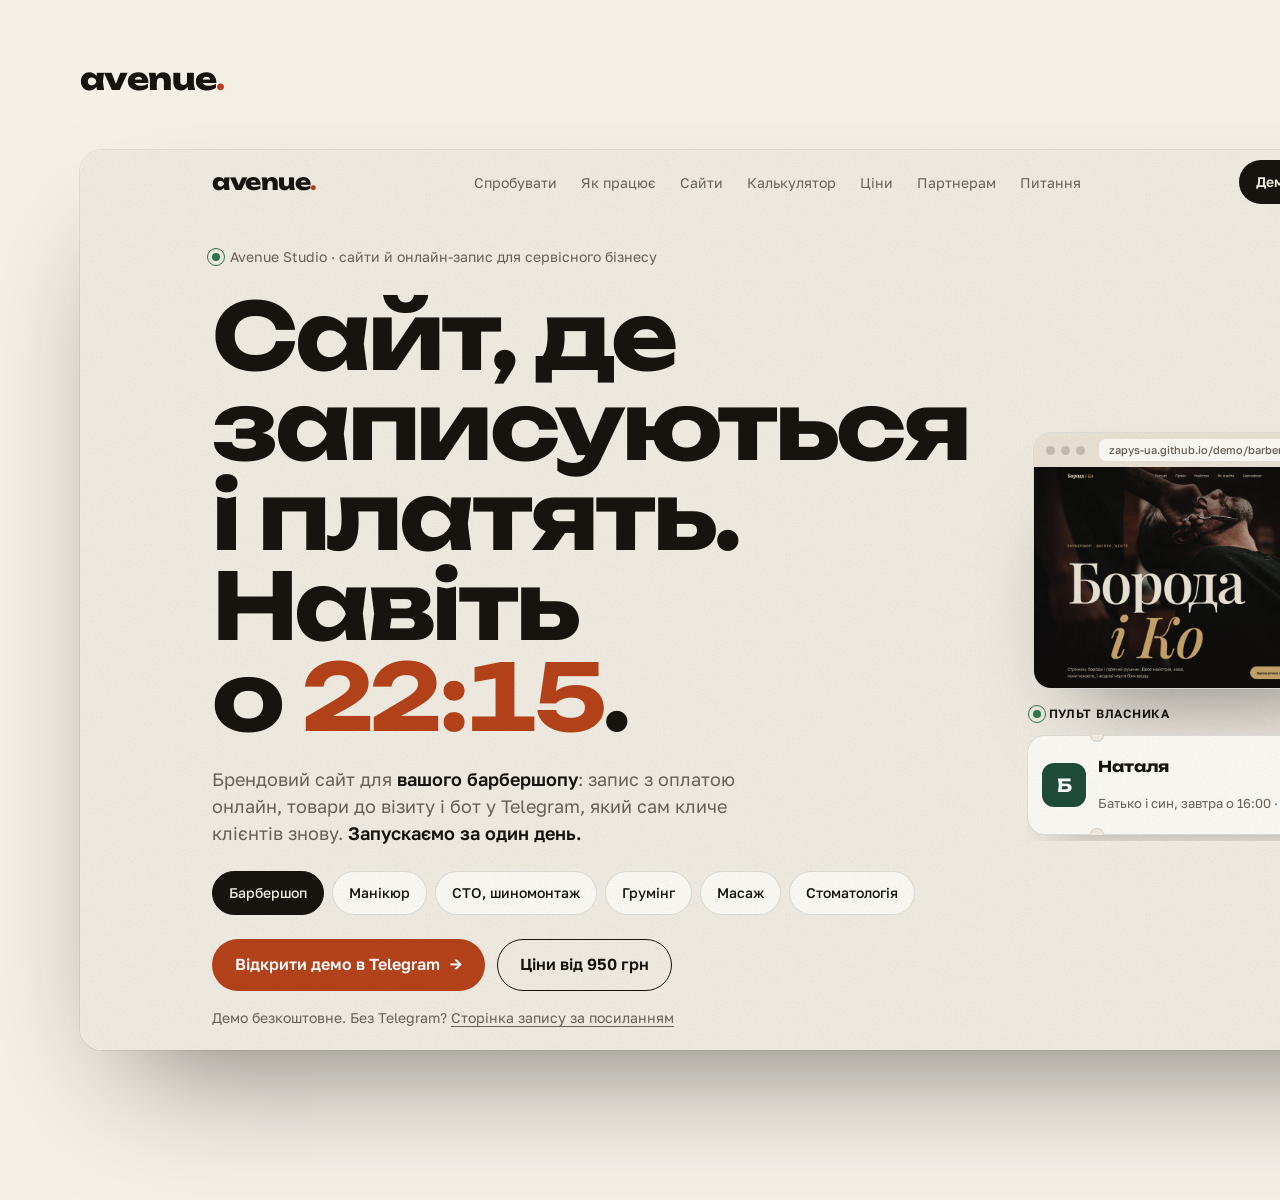
<file: docs/awards/kit.html>
<!DOCTYPE html>
<html lang="uk">
<head>
<meta charset="utf-8">
<meta name="robots" content="noindex">
<title>Avenue · кадри для нагород</title>
<!-- Кадри для Dribbble (1600×1200) і превʼю посилання (1200×630) збираються з живих сторінок сайту.
     Відкрити через локальний сервер з кореня репозиторію: /docs/awards/kit.html?shot=hero|sites|loop|booking|og
     Знімок: node shot.mjs "<url>" 1600 out.png 0 1200 (для og: 1200 і 0 630). -->
<link rel="stylesheet" href="https://fonts.googleapis.com/css2?family=Golos+Text:wght@400;500;600;700&family=Unbounded:wght@500;700;800&display=swap">
<style>
*{box-sizing:border-box;margin:0;padding:0}
body{width:1600px;height:1200px;overflow:hidden;background:#F5F0E6;font-family:"Golos Text",sans-serif;color:#17140F;position:relative}
body.og{width:1200px;height:630px}
body.dark{background:#17140F;color:#F5F0E6}
.frame{position:absolute;overflow:hidden;background:#fff;box-shadow:0 60px 120px -50px rgba(23,20,15,.55),0 0 0 1px rgba(23,20,15,.08)}
.frame iframe{border:0;display:block;transform-origin:0 0}
.desk{border-radius:22px}
.phone{border-radius:46px;padding:10px;background:#17140F}
.phone .scr{border-radius:37px;overflow:hidden;width:390px;height:844px;position:relative}
.phone iframe{width:390px;height:844px}
.tag{position:absolute;font:600 14px/1 "Golos Text";letter-spacing:.14em;text-transform:uppercase;color:#B8431A}
.dark .tag{color:#E8835A}
.ttl{position:absolute;font:700 64px/1 "Unbounded";letter-spacing:-.035em}
.logo{position:absolute;font:800 30px/1 "Unbounded";letter-spacing:-.02em}
.logo b{color:#B8431A}
</style>
</head>
<body>
<script>
var Q = new URLSearchParams(location.search), shot = Q.get("shot") || "hero", B = location.origin + "/";
function frame(src, x, y, w, h, scale, cls) {
  var f = document.createElement("div"); f.className = "frame " + (cls || "desk");
  f.style.cssText = "left:" + x + "px;top:" + y + "px;width:" + Math.round(w * scale) + "px;height:" + Math.round(h * scale) + "px";
  var i = document.createElement("iframe"); i.src = src; i.style.width = w + "px"; i.style.height = h + "px"; i.style.transform = "scale(" + scale + ")";
  f.appendChild(i); document.body.appendChild(f); return f;
}
function phone(src, x, y, scale, rot) {
  var p = document.createElement("div"); p.className = "frame phone";
  p.style.cssText = "left:" + x + "px;top:" + y + "px;transform:scale(" + scale + ") rotate(" + (rot || 0) + "deg);transform-origin:0 0";
  var s = document.createElement("div"); s.className = "scr"; var i = document.createElement("iframe"); i.src = src; s.appendChild(i); p.appendChild(s); document.body.appendChild(p); return p;
}
function add(html) { document.body.insertAdjacentHTML("beforeend", html); }

if (shot === "hero") {
  add('<div class="logo" style="left:80px;top:64px">avenue<b>.</b></div><div class="tag" style="right:80px;top:72px">Онлайн-запис · Дніпро</div>');
  frame(B + "?s=barber", 80, 150, 1440, 900, 1, "desk").style.width = "1440px";
}
if (shot === "sites") {
  document.body.className = "dark";
  add('<div class="tag" style="left:80px;top:80px">Сайт у пакеті «Преміум»</div><div class="ttl" style="left:80px;top:116px;width:1100px">Три бізнеси, три характери</div>');
  phone(B + "demo/?v=barber", 110, 290, 1, -4); phone(B + "demo/?v=sto", 605, 250, 1, 0); phone(B + "demo/?v=groom", 1090, 290, 1, 4);
}
if (shot === "loop") {
  document.body.className = "dark";
  frame(B + "#loop", 80, 80, 1440, 1040, 1, "desk");
}
if (shot === "booking") {
  add('<div class="tag" style="left:80px;top:80px">Запис за три натиски</div><div class="ttl" style="left:80px;top:116px;width:700px">Клієнт обирає час. Ви спите.</div>');
  phone(B + "book/?v=groom&embed=1", 860, 120, 1.18, 0);
  frame(B + "demo/?v=barber#menu", 80, 330, 1440, 1100, .5, "desk");
}
if (shot === "og") {
  document.body.className = "og";
  add('<div class="logo" style="left:64px;top:56px;font-size:34px">avenue<b>.</b></div>' +
    '<div class="ttl" style="left:64px;top:150px;width:700px;font-size:66px;line-height:.98">Клієнти записуються самі. Навіть о <span style="color:#B8431A">23:40</span>.</div>' +
    '<div style="position:absolute;left:64px;bottom:58px;font:500 22px/1.35 Golos Text;color:#6B6358;width:620px">Бот, сайт і запис для барбершопів, салонів, СТО і грумінгу. Налаштуємо за один день.</div>');
  phone(B + "demo/?v=barber", 830, 40, .64, 0);
}
</script>
</body>
</html>
</file>
<file: assets/avenue.css>
/* Avenue: токены бренда и общая база для всех страниц сайта.
   Описание и правила: docs/brand.md. Страницы бизнесов (запис, сертифікати) меняют только
   --acc, --acct, --bg и --font-display через config.brand, шкалы остаются общими. */

/* Шрифти Golos Text і Unbounded підключає кожна сторінка тегом <link> у <head>: так вони вантажаться паралельно, а не ланцюжком через @import. */

:root {
  /* Палитра Avenue */
  --av-paper: #F5F0E6;   /* холст: тёплая бумага, читается днём на телефоне */
  --av-card: #FFFDF8;    /* поверхность карточек */
  --av-ink: #17140F;     /* основной текст, кнопки второго уровня. 16,2:1 на холсте */
  --av-mute: #6B6358;    /* вторичный текст. 5,2:1 на холсте */
  --av-terra: #B8431A;   /* единственный акцент. 4,8:1 на холсте, белый на нём 5,45:1 */
  --av-ok: #2F7A4F;      /* успех. 4,6:1 */
  --av-warn: #8A5A0F;    /* внимание */
  --av-danger: #B42318;  /* ошибка */

  /* Семантика: эти имена используют страницы */
  --bg: var(--av-paper);
  --card: var(--av-card);
  --text: var(--av-ink);
  --mute: var(--av-mute);
  --acc: var(--av-terra);
  --acct: #FFFFFF;
  --line: rgba(23, 20, 15, .12);
  --ok: var(--av-ok);
  --warn: var(--av-warn);
  --err: var(--av-danger);

  /* Шрифты: акцидентный для заголовков, текстовый с родной кириллицей */
  --font-display: "Unbounded", "Golos Text", system-ui, sans-serif;
  --font-text: "Golos Text", -apple-system, BlinkMacSystemFont, "Segoe UI", Roboto, Arial, sans-serif;
  --font-mono: ui-monospace, SFMono-Regular, Consolas, monospace;

  /* Шкала текста (px при 16 базовых): 12 14 16 18 22 28 36 48 */
  --t-xs: .75rem; --t-sm: .875rem; --t-md: 1rem; --t-lg: 1.125rem;
  --t-xl: 1.375rem; --t-2xl: 1.75rem; --t-3xl: 2.25rem; --t-4xl: 3rem;

  /* Отступы по сетке 4 px */
  --s-1: 4px; --s-2: 8px; --s-3: 12px; --s-4: 16px; --s-5: 24px; --s-6: 32px; --s-7: 48px; --s-8: 64px;

  /* Радиусы */
  --r-sm: 10px; --r-md: 14px; --r-lg: 20px; --r-pill: 999px;

  /* Движение: короткое, по делу */
  --ease-out: cubic-bezier(.2, .8, .2, 1);
  --ease-spring: cubic-bezier(.2, .9, .3, 1.35);
  --d-quick: 160ms; --d-base: 280ms; --d-slow: 450ms;

  --w-page: 1120px;
  --w-flow: 560px; /* страницы записи и сертификатов */
}

/* База */
*, *::before, *::after { box-sizing: border-box; margin: 0; padding: 0; }
html { -webkit-text-size-adjust: 100%; }
body {
  font-family: var(--font-text); font-size: var(--t-md); line-height: 1.5;
  background: var(--bg); color: var(--text); -webkit-font-smoothing: antialiased;
}
h1, h2, h3 { font-family: var(--font-display); font-weight: 700; letter-spacing: -.01em; line-height: 1.15; }
a { color: inherit; }
:focus-visible { outline: 2px solid var(--acc); outline-offset: 2px; }

/* Фирменная форма «квиток»: карточка с вырезами по бокам. Запись и сертификат — билет на визит.
   Вырезы окрашиваются цветом фона страницы, поэтому работает на любом бренде. */
.av-ticket { position: relative; overflow: hidden; border-radius: var(--r-lg); }
.av-ticket::before, .av-ticket::after {
  content: ""; position: absolute; top: 50%; width: 26px; height: 26px; border-radius: 50%;
  background: var(--bg); transform: translateY(-50%);
}
.av-ticket::before { left: -13px; }
.av-ticket::after { right: -13px; }

@media (prefers-reduced-motion: reduce) {
  *, *::before, *::after { animation-duration: 1ms !important; animation-iteration-count: 1 !important; transition-duration: 1ms !important; }
}
</file>
